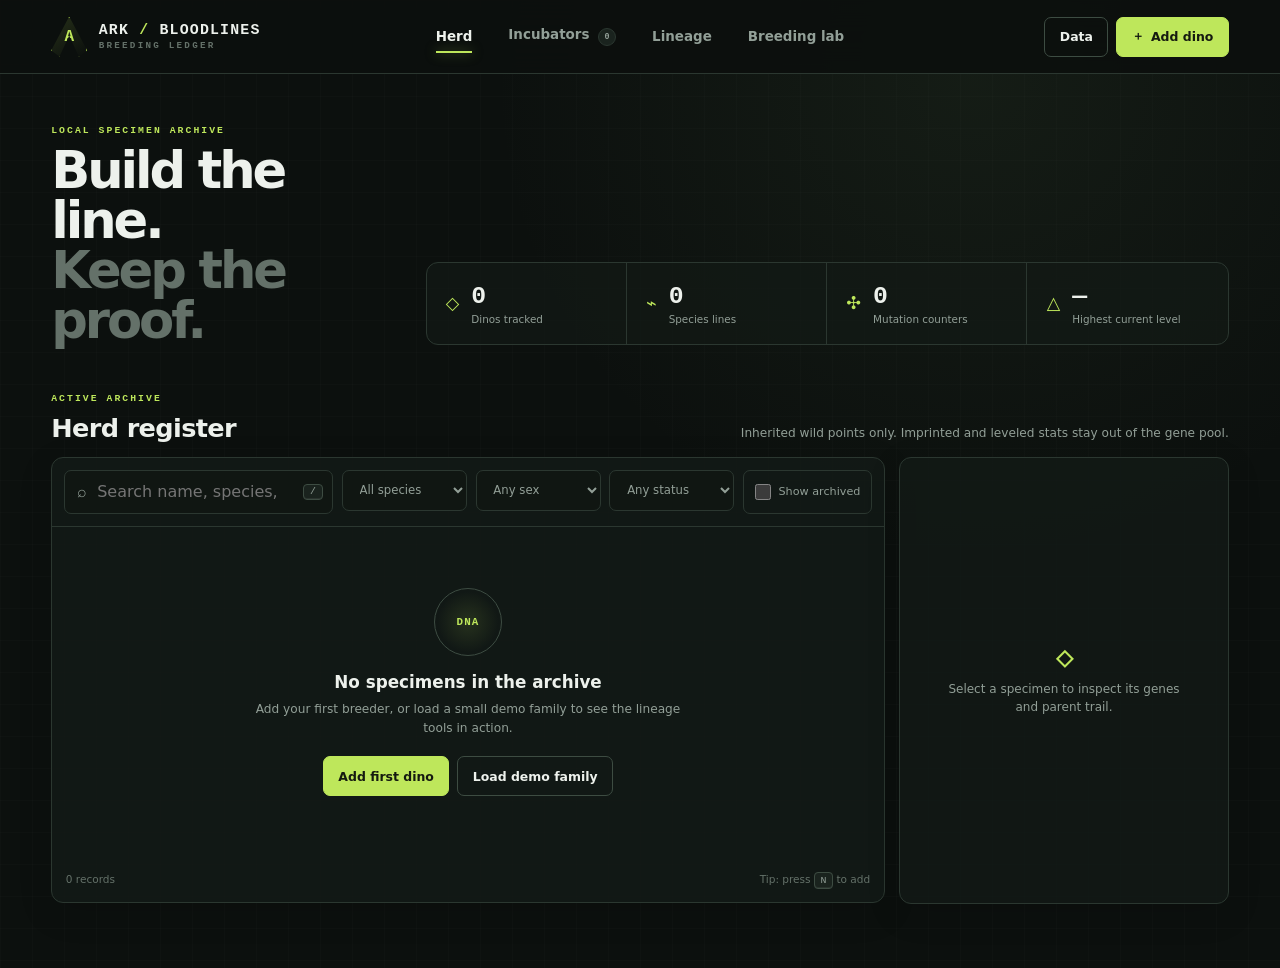
<file: index.html>
<!doctype html>
<html lang="en">
<head>
  <meta charset="utf-8">
  <meta name="viewport" content="width=device-width, initial-scale=1">
  <meta name="color-scheme" content="dark">
  <meta name="theme-color" content="#111713">
  <title>ARK Bloodlines — Breeding Tracker</title>
  <meta name="description" content="A private, offline ARK dinosaur breeding and mutation tracker.">
  <link rel="icon" href="favicon.ico" sizes="16x16 32x32 48x48 64x64">
  <link rel="icon" type="image/png" href="favicon-32.png" sizes="32x32">
  <link rel="icon" type="image/png" href="favicon-192.png" sizes="192x192">
  <link rel="apple-touch-icon" href="apple-touch-icon.png">
  <link rel="stylesheet" href="styles.css">
</head>
<body>
  <a class="skip-link" href="#workspace">Skip to tracker</a>

  <header class="topbar">
    <a class="brand" href="#" aria-label="ARK Bloodlines home">
      <span class="brand-mark" aria-hidden="true">A</span>
      <span>
        <strong>ARK <i>/</i> BLOODLINES</strong>
        <small>BREEDING LEDGER</small>
      </span>
    </a>

    <nav class="primary-nav" aria-label="Primary">
      <button class="nav-tab is-active" type="button" data-view="herd">Herd</button>
      <button class="nav-tab" type="button" data-view="incubators">Incubators <span class="nav-count" id="incubator-nav-count">0</span></button>
      <button class="nav-tab" type="button" data-view="lineage">Lineage</button>
      <button class="nav-tab" type="button" data-view="planner">Breeding lab</button>
    </nav>

    <div class="header-actions">
      <details class="file-menu">
        <summary class="button button-quiet" aria-label="Data options">Data</summary>
        <div class="menu-popover">
          <strong>Your offline ledger</strong>
          <p>Saved only in this browser. Export a backup before clearing browser data.</p>
          <button type="button" id="settings-button">Calculator &amp; quality settings</button>
          <button type="button" id="profiles-button">Custom species profiles</button>
          <button type="button" id="export-button">Export JSON</button>
          <button type="button" id="import-button">Import JSON</button>
          <button class="danger-text" type="button" id="clear-button">Clear all data</button>
        </div>
      </details>
      <button class="button button-primary" type="button" id="add-dino-button"><span aria-hidden="true">＋</span> Add dino</button>
    </div>
  </header>

  <input type="file" id="import-file" accept="application/json,.json" hidden>

  <main id="workspace" class="app-shell">
    <section class="overview" aria-label="Herd overview">
      <div class="overview-heading">
        <p class="eyebrow">LOCAL SPECIMEN ARCHIVE</p>
        <h1>Build the line.<br><span>Keep the proof.</span></h1>
      </div>
      <div class="metric-grid">
        <article class="metric">
          <span class="metric-icon" aria-hidden="true">◇</span>
          <div><strong id="metric-dinos">0</strong><span>Dinos tracked</span></div>
        </article>
        <article class="metric">
          <span class="metric-icon" aria-hidden="true">⌁</span>
          <div><strong id="metric-lines">0</strong><span>Species lines</span></div>
        </article>
        <article class="metric">
          <span class="metric-icon" aria-hidden="true">✣</span>
          <div><strong id="metric-mutations">0</strong><span>Mutation counters</span></div>
        </article>
        <article class="metric">
          <span class="metric-icon" aria-hidden="true">△</span>
          <div><strong id="metric-level">—</strong><span>Highest current level</span></div>
        </article>
      </div>
    </section>

    <section class="view is-active" id="herd-view" data-view-panel="herd" aria-labelledby="herd-title">
      <div class="section-heading">
        <div>
          <p class="eyebrow">ACTIVE ARCHIVE</p>
          <h2 id="herd-title">Herd register</h2>
        </div>
        <p class="section-note">Inherited wild points only. Imprinted and leveled stats stay out of the gene pool.</p>
      </div>

      <div class="herd-layout">
        <div class="panel roster-panel">
          <div class="toolbar">
            <label class="search-box">
              <span aria-hidden="true">⌕</span>
              <span class="sr-only">Search dinos</span>
              <input id="search-input" type="search" placeholder="Search name, species, line…" autocomplete="off">
              <kbd>/</kbd>
            </label>
            <label>
              <span class="sr-only">Filter by species</span>
              <select id="species-filter"><option value="all">All species</option></select>
            </label>
            <label>
              <span class="sr-only">Filter by sex</span>
              <select id="sex-filter">
                <option value="all">Any sex</option>
                <option value="Female">Female</option>
                <option value="Male">Male</option>
              </select>
            </label>
            <label>
              <span class="sr-only">Filter by status</span>
              <select id="status-filter">
                <option value="all">Any status</option>
                <option value="Breeder">Breeder</option>
                <option value="Growing">Growing</option>
                <option value="Candidate">Candidate</option>
                <option value="Retired">Retired</option>
                <option value="Culled">Culled</option>
                <option value="Cryo">Cryo</option>
              </select>
            </label>
            <label class="archive-toggle" title="Include retired, culled, and cryopodded dinos in the Herd register">
              <input id="show-archived" type="checkbox">
              <span>Show archived</span>
            </label>
          </div>

          <div class="table-wrap">
            <table class="roster-table">
              <thead>
                <tr>
                  <th scope="col" class="sortable-column" data-sort-column="specimen" aria-sort="none"><button class="sort-button" type="button" data-sort-key="specimen" data-sort-label="Specimen">Specimen <span class="sort-indicator" aria-hidden="true">↕</span></button></th>
                  <th scope="col" class="sortable-column" data-sort-column="line" aria-sort="none"><button class="sort-button" type="button" data-sort-key="line" data-sort-label="Breeding line">Line <span class="sort-indicator" aria-hidden="true">↕</span></button></th>
                  <th scope="col" class="sortable-column" data-sort-column="sex" aria-sort="none"><button class="sort-button" type="button" data-sort-key="sex" data-sort-label="Sex">Sex <span class="sort-indicator" aria-hidden="true">↕</span></button></th>
                  <th scope="col" class="sortable-column" data-sort-column="generation" aria-sort="none"><button class="sort-button" type="button" data-sort-key="generation" data-sort-label="Generation">Gen. <span class="sort-indicator" aria-hidden="true">↕</span></button></th>
                  <th scope="col" class="sortable-column" data-sort-column="level" aria-sort="none"><button class="sort-button" type="button" data-sort-key="level" data-sort-label="Level">Level <span class="sort-indicator" aria-hidden="true">↕</span></button></th>
                  <th scope="col" class="sortable-column" data-sort-column="mutations" aria-sort="none"><button class="sort-button" type="button" data-sort-key="mutations" data-sort-label="Mutation counters">Mut. <span class="sort-indicator" aria-hidden="true">↕</span></button></th>
                  <th scope="col" class="sortable-column" data-sort-column="program" aria-sort="none"><button class="sort-button" type="button" data-sort-key="program" data-sort-label="Program score">Program <span class="sort-indicator" aria-hidden="true">↕</span></button></th>
                  <th scope="col" class="sortable-column" data-sort-column="genes" aria-sort="none"><button class="sort-button" type="button" data-sort-key="genes" data-sort-label="Top genes">Top genes <span class="sort-indicator" aria-hidden="true">↕</span></button></th>
                  <th scope="col"><span class="sr-only">Actions</span></th>
                </tr>
              </thead>
              <tbody id="roster-body"></tbody>
            </table>
          </div>

          <div class="empty-state" id="herd-empty" hidden>
            <span class="empty-emblem" aria-hidden="true">DNA</span>
            <h3>No specimens in the archive</h3>
            <p>Add your first breeder, or load a small demo family to see the lineage tools in action.</p>
            <div>
              <button class="button button-primary" type="button" data-add-dino>Add first dino</button>
              <button class="button button-quiet" type="button" id="load-demo-button">Load demo family</button>
            </div>
          </div>

          <footer class="panel-footer"><span id="roster-count">0 records</span><span>Tip: press <kbd>N</kbd> to add</span></footer>
        </div>

        <aside class="panel specimen-panel" id="specimen-panel" aria-live="polite"></aside>
      </div>
    </section>

    <section class="view" id="incubators-view" data-view-panel="incubators" aria-labelledby="incubators-title" hidden>
      <div class="section-heading">
        <div>
          <p class="eyebrow">HATCHERY CONTROL</p>
          <h2 id="incubators-title">Incubators</h2>
        </div>
        <div class="section-heading-actions">
          <p class="section-note">Each incubator holds ten eggs. Hatch an egg to move it into the Herd register as Growing.</p>
          <button class="button button-primary" type="button" data-add-incubator><span aria-hidden="true">＋</span> Add incubator</button>
        </div>
      </div>

      <div class="incubator-layout">
        <aside class="panel incubator-list-panel">
          <div class="incubator-panel-heading">
            <div><span>YOUR HATCHERY</span><strong id="incubator-total-count">0 incubators</strong></div>
          </div>
          <div class="incubator-list" id="incubator-list"></div>
        </aside>

        <div class="incubator-main">
          <section class="panel incubator-workspace" id="incubator-workspace">
            <div class="incubator-empty" id="incubator-empty">
              <span class="empty-emblem" aria-hidden="true">10</span>
              <h3>No incubators configured</h3>
              <p>Add the first in-game incubator, give it a recognizable name, and begin assigning eggs to its ten slots.</p>
              <button class="button button-primary" type="button" data-add-incubator>Add first incubator</button>
            </div>
            <div id="incubator-detail" hidden>
              <header class="incubator-detail-header">
                <div><p class="eyebrow">SELECTED INCUBATOR</p><h3 id="incubator-name">Incubator</h3><span id="incubator-occupancy">0 of 10 occupied</span></div>
                <div class="incubator-detail-actions">
                  <button class="button button-quiet" type="button" id="rename-incubator">Rename</button>
                  <button class="button button-quiet danger-text" type="button" id="delete-incubator">Delete incubator</button>
                </div>
              </header>
              <div class="incubator-slots" id="incubator-slots"></div>
            </div>
          </section>

          <section class="panel incubator-roster-panel" id="incubator-roster-panel" hidden>
            <div class="incubator-table-heading">
              <div><span>EGGS IN SELECTED INCUBATOR</span><strong id="incubator-table-title">Incubator contents</strong></div>
              <small>Full inherited record · edit, hatch, or delete</small>
            </div>
            <div class="table-wrap">
              <table class="roster-table incubator-roster-table">
                <thead>
                  <tr>
                    <th scope="col">Specimen</th>
                    <th scope="col">Line</th>
                    <th scope="col">Sex</th>
                    <th scope="col">Gen.</th>
                    <th scope="col">Level</th>
                    <th scope="col">Mut.</th>
                    <th scope="col">Program</th>
                    <th scope="col">Top genes</th>
                    <th scope="col"><span class="sr-only">Actions</span></th>
                  </tr>
                </thead>
                <tbody id="incubator-roster-body"></tbody>
              </table>
            </div>
            <footer class="panel-footer"><span id="incubator-roster-count">0 eggs</span><span>Ten slots per incubator</span></footer>
          </section>
        </div>
      </div>
    </section>

    <section class="view" id="lineage-view" data-view-panel="lineage" aria-labelledby="lineage-title" hidden>
      <div class="section-heading section-heading-inline">
        <div>
          <p class="eyebrow">PEDIGREE MAP</p>
          <h2 id="lineage-title">Lineage</h2>
        </div>
        <div class="lineage-controls">
          <label class="field-compact">Trace stat
            <select id="trace-stat-select"></select>
          </label>
          <label class="field-compact">Ancestry depth
            <select id="lineage-depth-select">
              <option value="3" selected>3 generations</option>
              <option value="5">5 generations</option>
              <option value="8">8 generations</option>
              <option value="12">12 generations</option>
              <option value="all">All tracked</option>
            </select>
          </label>
          <label class="field-compact">Focus specimen
            <select id="lineage-select"></select>
          </label>
        </div>
      </div>
      <div class="panel lineage-panel" id="lineage-canvas"></div>
    </section>

    <section class="view" id="planner-view" data-view-panel="planner" aria-labelledby="planner-title" hidden>
      <div class="section-heading">
        <div>
          <p class="eyebrow">PAIR ANALYSIS</p>
          <h2 id="planner-title">Breeding lab</h2>
        </div>
        <p class="section-note">Compare inherited points, mutation eligibility, and the best possible unmutated offspring.</p>
      </div>

      <div class="planner-grid">
        <section class="panel planner-controls">
          <div class="parent-choice parent-choice-female">
            <span class="sex-orb" aria-hidden="true">♀</span>
            <label>Female
              <select id="planner-mother"></select>
            </label>
            <div id="mother-summary" class="parent-summary"></div>
          </div>
          <span class="pair-cross" aria-hidden="true">×</span>
          <div class="parent-choice parent-choice-male">
            <span class="sex-orb" aria-hidden="true">♂</span>
            <label>Male
              <select id="planner-father"></select>
            </label>
            <div id="father-summary" class="parent-summary"></div>
          </div>
          <div class="compatibility" id="compatibility"></div>
        </section>

        <section class="panel offspring-report" id="offspring-report"></section>
      </div>
    </section>
  </main>

  <dialog id="dino-dialog" class="dino-dialog">
    <form method="dialog" id="dino-form">
      <div class="dialog-header">
        <div>
          <p class="eyebrow" id="dialog-kicker">NEW SPECIMEN</p>
          <h2 id="dialog-title">Add dino</h2>
        </div>
        <button class="icon-button" type="button" id="close-dialog" aria-label="Close">×</button>
      </div>

      <div class="dialog-scroll">
        <input type="hidden" name="id" id="dino-id">
        <fieldset class="transfer-code-section">
          <div class="legend-row">
            <strong class="fieldset-title">Transfer code</strong>
            <span>Paste to fill this form · edit any field to regenerate</span>
          </div>
          <div class="transfer-code-control">
            <label for="dino-transfer-code">ARK Bloodlines string
              <textarea id="dino-transfer-code" rows="3" maxlength="50000" autocomplete="off" autocapitalize="off" spellcheck="false" aria-describedby="transfer-code-status" placeholder="ABL1:… or ABLS1:{…}"></textarea>
            </label>
            <button class="button button-quiet" type="button" id="copy-transfer-code">Copy code</button>
          </div>
          <p class="transfer-code-status" id="transfer-code-status" role="status" aria-live="polite">The current form will be encoded here.</p>
        </fieldset>
        <fieldset>
          <legend>Identity</legend>
          <div class="form-grid form-grid-3">
            <label>Name <input name="name" id="dino-name" maxlength="50" placeholder="Optional · defaults to Unnamed"></label>
            <label>Species <input name="species" id="dino-species" required list="species-list" maxlength="60" placeholder="e.g. Rex"></label>
            <label>Sex
              <select name="sex" id="dino-sex" required><option>Female</option><option>Male</option></select>
            </label>
          </div>
          <datalist id="species-list"></datalist>
          <div class="form-grid form-grid-3">
            <label>Status
              <select name="status" id="dino-status"><option>Breeder</option><option>Growing</option><option>Candidate</option><option>Egg</option><option>Retired</option><option>Culled</option><option>Cryo</option></select>
            </label>
            <label>Line <input name="tag" id="dino-tag" maxlength="40" placeholder="Health, stamina, clean breeders…"></label>
            <label>Hatched / tamed <input name="born" id="dino-born" type="date"></label>
          </div>
          <div class="egg-placement-fields" id="egg-placement-fields" hidden>
            <label>Incubator
              <select id="dino-incubator"></select>
            </label>
            <label>Slot
              <select id="dino-incubator-slot"></select>
            </label>
            <p id="egg-placement-help">Egg records stay in the Incubators workspace until hatched.</p>
          </div>
        </fieldset>

        <fieldset>
          <legend>Parents & counters</legend>
          <div class="form-grid form-grid-2">
            <div class="parent-form-field">
              <div class="parent-field-heading">
                <label for="dino-mother">Mother</label>
                <label class="parent-filter-toggle" title="Show only females with Breeder status">
                  <input type="checkbox" id="dino-mother-breeders-only">
                  <span>Breeders only</span>
                </label>
              </div>
              <select name="motherId" id="dino-mother"><option value="">Unknown / untracked</option></select>
            </div>
            <div class="parent-form-field">
              <div class="parent-field-heading">
                <label for="dino-father">Father</label>
                <label class="parent-filter-toggle" title="Show only males with Breeder status">
                  <input type="checkbox" id="dino-father-breeders-only">
                  <span>Breeders only</span>
                </label>
              </div>
              <select name="fatherId" id="dino-father"><option value="">Unknown / untracked</option></select>
            </div>
          </div>
          <div class="form-grid form-grid-3">
            <label>Maternal mutations <input name="mutationsMaternal" id="mutations-maternal" type="number" min="0" max="9999" step="1" value="0"></label>
            <label>Paternal mutations <input name="mutationsPaternal" id="mutations-paternal" type="number" min="0" max="9999" step="1" value="0"></label>
            <div class="derived-field"><span>Generation</span><strong id="generation-preview">G0</strong><small>Calculated from parents</small></div>
          </div>
        </fieldset>

        <fieldset>
          <div class="legend-row">
            <strong class="fieldset-title">Inherited stat points</strong>
            <div class="legend-actions">
              <span id="mutation-stack-help">Enter the inherited roll before mutation points · each stack adds +2 to the result</span>
              <button class="button button-quiet button-compact" type="button" id="prefill-parent-stats">Prefill from parents</button>
            </div>
          </div>
          <div class="stats-entry" id="stats-entry"></div>
          <p class="parent-prefill-summary" id="parent-prefill-summary">Choose tracked parents to prefill the most likely inherited values.</p>
          <div class="stat-explainer">
            <span class="formula-chip">BASE LEVEL = 1 + ALL POINTS</span>
            <div><small>Calculated base level</small><strong id="level-preview">1</strong></div>
            <p id="mutation-preview">Choose tracked parents to analyze inheritance.</p>
          </div>
        </fieldset>

        <fieldset>
          <div class="legend-row">
            <strong class="fieldset-title">Player progression</strong>
            <span>Optional · never used in breeding calculations</span>
          </div>
          <div class="progression-entry" id="progression-entry"></div>
          <div class="progression-summary">
            <div><small>Base level</small><strong id="progression-base-preview">1</strong></div>
            <span aria-hidden="true">＋</span>
            <div><small>Player levels</small><strong id="player-levels-preview">0</strong></div>
            <span aria-hidden="true">＝</span>
            <div class="current-level-total"><small>Current level</small><strong id="current-level-preview">1</strong></div>
            <p>Calculated values use the species profile, origin, imprint, and server multipliers. Optional observed values let you verify the result.</p>
          </div>
        </fieldset>

        <fieldset>
          <div class="legend-row">
            <strong class="fieldset-title">Traits, ID & imprint</strong>
            <span>Optional specimen metadata</span>
          </div>
          <div class="form-grid form-grid-3">
            <label>Dino ID <input name="gameId" id="dino-game-id" maxlength="80" autocomplete="off" placeholder="In-game / cryopod ID"></label>
            <label>Origin
              <select name="origin" id="dino-origin"><option value="bred">Bred / hatched</option><option value="tamed">Tamed</option></select>
            </label>
            <label>Taming effectiveness <span class="input-with-unit"><input name="tamingEffectiveness" id="dino-taming-effectiveness" type="number" min="0" max="100" step="0.1" value="100" inputmode="decimal"><span>%</span></span></label>
            <label>Imprint percentage <input name="imprintPercent" id="dino-imprint" type="number" min="0" max="100" step="1" value="0" inputmode="numeric"></label>
            <label>Imprinted by <input name="imprinter" id="dino-imprinter" maxlength="60" autocomplete="off" placeholder="Survivor name"></label>
            <div class="derived-field calculator-status"><span>Stat profile</span><strong id="calculator-profile">Waiting</strong><small id="calculator-profile-note">Enter a supported species</small><button type="button" id="define-profile-button">Define profile</button></div>
          </div>
          <label class="full-width-field">Traits
            <input name="traits" id="dino-traits" maxlength="400" placeholder="Mutable Health III, Vampiric II, Kingslayer">
            <small>Separate traits with commas. Names and tiers are kept exactly as entered.</small>
          </label>
        </fieldset>

        <fieldset>
          <div class="legend-row">
            <strong class="fieldset-title">Color regions</strong>
            <div class="legend-actions">
              <span>ARK creature color IDs · regions 0–5</span>
              <button class="button button-quiet button-compact" type="button" id="prefill-parent-colors">Prefill from parents</button>
            </div>
          </div>
          <div class="color-regions-entry" id="color-regions-entry"></div>
          <p class="parent-prefill-summary" id="color-prefill-summary">Choose tracked parents to prefill an inherited color sample.</p>
          <p class="color-region-help">Use the color numbers shown by the Tek Binoculars. “No color / unused” is ID 0; leave a region Unknown when it was not recorded. Verify the predicted colors against the actual baby.</p>
          <label class="full-width-field">Notes <textarea name="notes" id="dino-notes" rows="2" maxlength="500" placeholder="Cryofridge, pairing notes, cooldown…"></textarea></label>
        </fieldset>
      </div>

      <div class="dialog-actions">
        <button class="button button-quiet" type="button" id="cancel-dialog">Cancel</button>
        <button class="button button-primary" type="submit" id="save-dino-button">Save specimen</button>
      </div>
    </form>
  </dialog>

  <dialog id="incubator-dialog" class="dino-dialog compact-dialog">
    <form method="dialog" id="incubator-form">
      <div class="dialog-header">
        <div><p class="eyebrow" id="incubator-dialog-kicker">NEW INCUBATOR</p><h2 id="incubator-dialog-title">Add incubator</h2></div>
        <button class="icon-button" type="button" id="close-incubator-dialog" aria-label="Close">×</button>
      </div>
      <div class="dialog-scroll">
        <input type="hidden" id="incubator-id">
        <label>Incubator name
          <input id="incubator-name-input" required maxlength="50" autocomplete="off" placeholder="e.g. Argy Hatchery A">
        </label>
        <p class="settings-intro">Names must be unique. The app creates a permanent internal ID automatically and provides ten numbered egg slots.</p>
      </div>
      <div class="dialog-actions">
        <button class="button button-quiet" type="button" id="cancel-incubator-dialog">Cancel</button>
        <button class="button button-primary" type="submit">Save incubator</button>
      </div>
    </form>
  </dialog>

  <dialog id="settings-dialog" class="dino-dialog settings-dialog">
    <form method="dialog" id="settings-form">
      <div class="dialog-header">
        <div><p class="eyebrow">BREEDING PROGRAM</p><h2>Calculator &amp; quality settings</h2></div>
        <button class="icon-button" type="button" id="close-settings" aria-label="Close">×</button>
      </div>
      <div class="dialog-scroll">
        <p class="settings-intro">Official-style defaults are already loaded. Change these only when your server overrides its creature stat multipliers.</p>
        <label class="imprint-setting">Baby imprinting stat scale
          <input id="setting-imprint-scale" type="number" min="0" step="0.01" value="1" inputmode="decimal">
        </label>
        <div class="settings-preset">
          <label class="checkbox-setting">
            <input id="setting-single-player" type="checkbox">
            <span><strong>Apply Single Player Settings stat boosts</strong><small>Applies ARK’s hidden Health and Melee factors on top of the base values shown below.</small></span>
          </label>
          <p id="single-player-preset-summary">Unchecked uses the base multiplier values shown in the table.</p>
        </div>
        <div class="multiplier-table-wrap">
          <table class="multiplier-table">
            <thead><tr><th>Stat</th><th>Wild</th><th>Player levels</th><th>Tame add</th><th>Tame affinity</th></tr></thead>
            <tbody id="multiplier-settings-body"></tbody>
          </table>
        </div>
        <p class="settings-help">These correspond to <code>PerLevelStatsMultiplier_DinoWild</code>, <code>PerLevelStatsMultiplier_DinoTamed</code>, <code>..._Add</code>, and <code>..._Affinity</code>, matching the values visible in ARK’s Advanced settings. When Single Player Settings is checked, ARK’s hidden Health and Melee factors are applied on top without changing these base values. Breeding point provenance does not depend on them.</p>
        <section class="quality-goal-editor">
          <div class="quality-goal-heading">
            <div><p class="eyebrow">QUALITY SCORE</p><h3>Species breeding goals</h3></div>
            <label>Species line<select id="quality-species-select"></select></label>
          </div>
          <p class="settings-intro">Choose whether each inherited stat should be high, low, or ignored. Grades are relative to the active dinos in that species line; player levels and imprint never inflate genetic quality.</p>
          <div class="quality-goal-grid" id="quality-goal-grid"></div>
          <div class="quality-goal-actions">
            <button class="button button-quiet" type="button" id="reset-quality-goal">Use default goals</button>
            <button class="button button-secondary" type="button" id="save-quality-goal">Save species goal</button>
          </div>
          <p class="settings-help">Default targets: high Health, Stamina, Weight, and Melee; Oxygen, Food, and Speed are ignored. A low target is useful when you deliberately breed waste stats down. Grades use target-gene rank, progress over tracked parents, mutation capacity, and aligned Frail/Robust/Mutable traits.</p>
        </section>
      </div>
      <div class="dialog-actions settings-actions">
        <button class="button button-quiet" type="button" id="reset-settings">Restore official defaults</button>
        <button class="button button-quiet" type="button" id="cancel-settings">Cancel</button>
        <button class="button button-primary" type="submit">Save settings</button>
      </div>
    </form>
  </dialog>

  <dialog id="profile-dialog" class="dino-dialog profile-dialog">
    <form method="dialog" id="profile-form">
      <div class="dialog-header">
        <div><p class="eyebrow">CUSTOM CREATURE DATA</p><h2 id="profile-dialog-title">Species stat profile</h2></div>
        <button class="icon-button" type="button" id="close-profile" aria-label="Close">×</button>
      </div>
      <div class="dialog-scroll">
        <div class="profile-top-grid">
          <label>Species name <input id="profile-name" required maxlength="60" placeholder="Exact name used on dino records"></label>
          <label>Tamed base health multiplier <input id="profile-tbhm" type="number" min="0" step="0.001" value="1" required inputmode="decimal"></label>
        </div>
        <p class="settings-intro">Percent columns use whole percentages: enter <strong>20</strong> for 20%. “Tame add” is the raw additive value from the creature profile.</p>
        <div class="multiplier-table-wrap">
          <table class="multiplier-table profile-stat-table">
            <thead><tr><th>Stat</th><th>Base</th><th>Wild %</th><th>Player %</th><th>Tame add</th><th>Affinity %</th><th>Imprint %</th></tr></thead>
            <tbody id="profile-stats-body"></tbody>
          </table>
        </div>
        <section class="saved-profiles"><div><p class="eyebrow">SAVED LOCALLY</p><h3>Custom profiles</h3></div><div id="custom-profile-list"></div></section>
      </div>
      <div class="dialog-actions">
        <button class="button button-quiet" type="button" id="delete-profile" hidden>Delete profile</button>
        <button class="button button-quiet" type="button" id="cancel-profile">Cancel</button>
        <button class="button button-primary" type="submit">Save profile</button>
      </div>
    </form>
  </dialog>

  <div class="toast" id="toast" role="status" aria-live="polite"></div>

  <script src="color-data.js"></script>
  <script src="species-data.js"></script>
  <script src="app.js"></script>
</body>
</html>
</file>
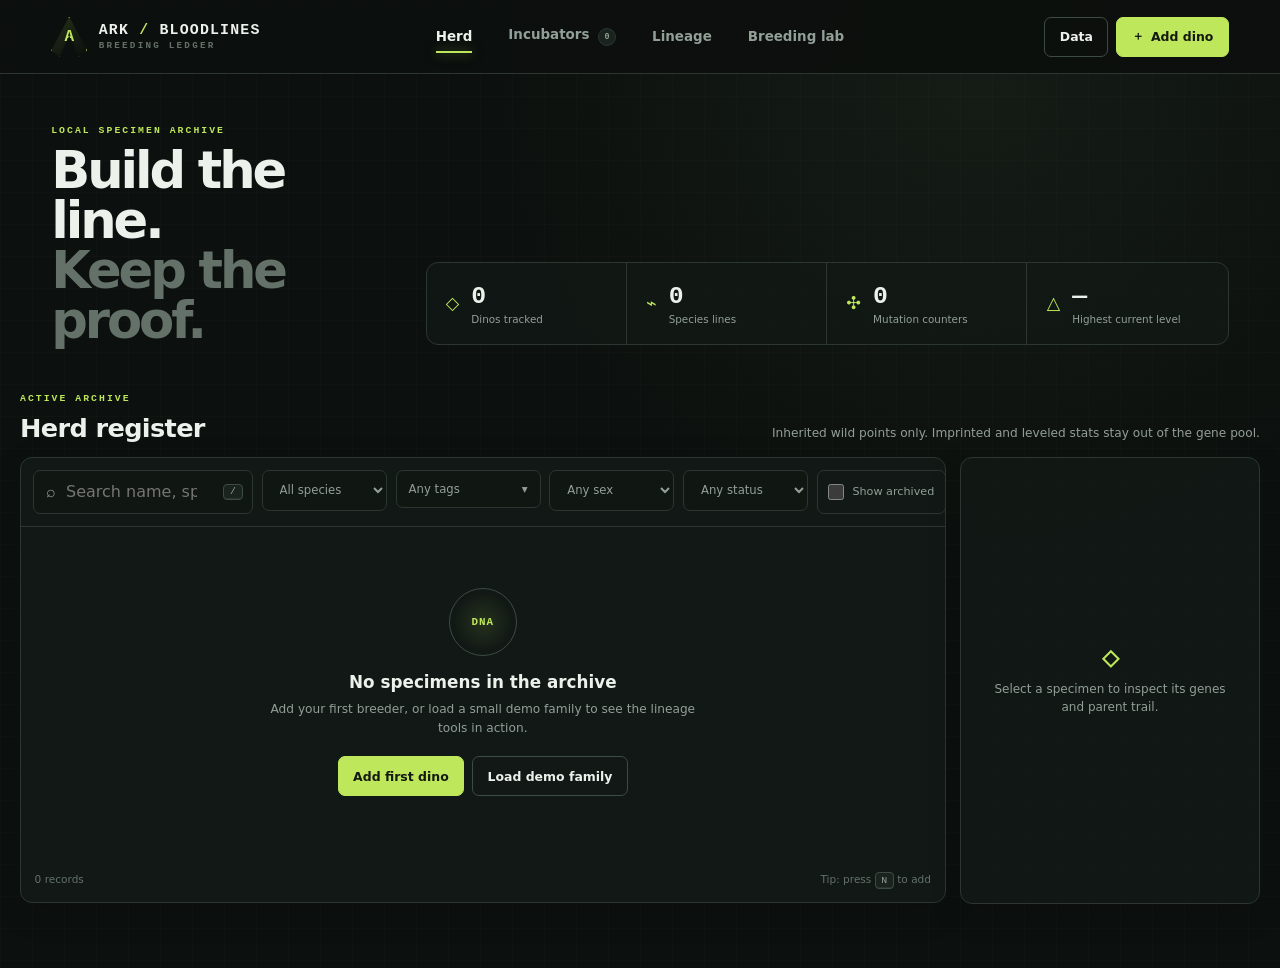
<file: app/index.html>
<!doctype html>
<html lang="en">
<head>
  <meta charset="utf-8">
  <meta name="viewport" content="width=device-width, initial-scale=1">
  <meta name="color-scheme" content="dark">
  <meta name="theme-color" content="#111713">
  <title>ARK Bloodlines — Breeding Tracker</title>
  <meta name="description" content="A private, offline ARK dinosaur breeding and mutation tracker.">
  <link rel="icon" href="favicon.ico" sizes="16x16 32x32 48x48 64x64">
  <link rel="icon" type="image/png" href="favicon-32.png" sizes="32x32">
  <link rel="icon" type="image/png" href="favicon-192.png" sizes="192x192">
  <link rel="apple-touch-icon" href="apple-touch-icon.png">
  <link rel="stylesheet" href="styles.css">
</head>
<body>
  <a class="skip-link" href="#workspace">Skip to tracker</a>

  <header class="topbar">
    <a class="brand" href="#" aria-label="ARK Bloodlines home">
      <span class="brand-mark" aria-hidden="true">A</span>
      <span>
        <strong>ARK <i>/</i> BLOODLINES</strong>
        <small>BREEDING LEDGER</small>
      </span>
    </a>

    <nav class="primary-nav" aria-label="Primary">
      <button class="nav-tab is-active" type="button" data-view="herd">Herd</button>
      <button class="nav-tab" type="button" data-view="incubators">Incubators <span class="nav-count" id="incubator-nav-count">0</span></button>
      <button class="nav-tab" type="button" data-view="lineage">Lineage</button>
      <button class="nav-tab" type="button" data-view="planner">Breeding lab</button>
    </nav>

    <div class="header-actions">
      <details class="file-menu">
        <summary class="button button-quiet" aria-label="Data options">Data</summary>
        <div class="menu-popover">
          <strong>Your offline ledger</strong>
          <p>Saved only in this browser. Export a backup before clearing browser data.</p>
          <button type="button" id="settings-button">Calculator &amp; quality settings</button>
          <button type="button" id="profiles-button">Custom species profiles</button>
          <button type="button" id="export-button">Export JSON</button>
          <button type="button" id="import-button">Import JSON</button>
          <button class="danger-text" type="button" id="clear-button">Clear all data</button>
        </div>
      </details>
      <button class="button button-primary" type="button" id="add-dino-button"><span aria-hidden="true">＋</span> Add dino</button>
    </div>
  </header>

  <input type="file" id="import-file" accept="application/json,.json" hidden>

  <main id="workspace" class="app-shell">
    <section class="overview" aria-label="Herd overview">
      <div class="overview-heading">
        <p class="eyebrow">LOCAL SPECIMEN ARCHIVE</p>
        <h1>Build the line.<br><span>Keep the proof.</span></h1>
      </div>
      <div class="metric-grid">
        <article class="metric">
          <span class="metric-icon" aria-hidden="true">◇</span>
          <div><strong id="metric-dinos">0</strong><span>Dinos tracked</span></div>
        </article>
        <article class="metric">
          <span class="metric-icon" aria-hidden="true">⌁</span>
          <div><strong id="metric-lines">0</strong><span>Species lines</span></div>
        </article>
        <article class="metric">
          <span class="metric-icon" aria-hidden="true">✣</span>
          <div><strong id="metric-mutations">0</strong><span>Mutation counters</span></div>
        </article>
        <article class="metric">
          <span class="metric-icon" aria-hidden="true">△</span>
          <div><strong id="metric-level">—</strong><span>Highest current level</span></div>
        </article>
      </div>
    </section>

    <section class="view is-active" id="herd-view" data-view-panel="herd" aria-labelledby="herd-title">
      <div class="section-heading">
        <div>
          <p class="eyebrow">ACTIVE ARCHIVE</p>
          <h2 id="herd-title">Herd register</h2>
        </div>
        <p class="section-note">Inherited wild points only. Imprinted and leveled stats stay out of the gene pool.</p>
      </div>

      <div class="herd-layout">
        <div class="panel roster-panel">
          <div class="toolbar">
            <label class="search-box">
              <span aria-hidden="true">⌕</span>
              <span class="sr-only">Search dinos</span>
              <input id="search-input" type="search" placeholder="Search name, species, line, tags…" autocomplete="off">
              <kbd>/</kbd>
            </label>
            <label>
              <span class="sr-only">Filter by species</span>
              <select id="species-filter"><option value="all">All species</option></select>
            </label>
            <details class="tag-filter" id="tag-filter">
              <summary id="tag-filter-summary"><span id="tag-filter-label">Any tags</span><span aria-hidden="true">▾</span></summary>
              <div class="tag-filter-menu">
                <div class="tag-filter-heading">
                  <div><strong>Filter by tags</strong><small>Matches every selected tag</small></div>
                  <button type="button" id="clear-tag-filter" disabled>Clear</button>
                </div>
                <div class="tag-filter-options" id="tag-filter-options"><span class="tag-filter-empty">No tags yet</span></div>
              </div>
            </details>
            <label>
              <span class="sr-only">Filter by sex</span>
              <select id="sex-filter">
                <option value="all">Any sex</option>
                <option value="Female">Female</option>
                <option value="Male">Male</option>
              </select>
            </label>
            <label>
              <span class="sr-only">Filter by status</span>
              <select id="status-filter">
                <option value="all">Any status</option>
                <option value="Breeder">Breeder</option>
                <option value="Growing">Growing</option>
                <option value="Candidate">Candidate</option>
                <option value="Retired">Retired</option>
                <option value="Culled">Culled</option>
                <option value="Cryo">Cryo</option>
              </select>
            </label>
            <label class="archive-toggle" title="Include retired, culled, and cryopodded dinos in the Herd register">
              <input id="show-archived" type="checkbox">
              <span>Show archived</span>
            </label>
          </div>

          <div class="table-wrap">
            <table class="roster-table">
              <thead>
                <tr>
                  <th scope="col" class="sortable-column" data-sort-column="specimen" aria-sort="none"><button class="sort-button" type="button" data-sort-key="specimen" data-sort-label="Specimen">Specimen <span class="sort-indicator" aria-hidden="true">↕</span></button></th>
                  <th scope="col" class="sortable-column" data-sort-column="line" aria-sort="none"><button class="sort-button" type="button" data-sort-key="line" data-sort-label="Breeding line">Line <span class="sort-indicator" aria-hidden="true">↕</span></button></th>
                  <th scope="col" class="sortable-column" data-sort-column="tags" aria-sort="none"><button class="sort-button" type="button" data-sort-key="tags" data-sort-label="Tags">Tags <span class="sort-indicator" aria-hidden="true">↕</span></button></th>
                  <th scope="col" class="sortable-column" data-sort-column="sex" aria-sort="none"><button class="sort-button" type="button" data-sort-key="sex" data-sort-label="Sex">Sex <span class="sort-indicator" aria-hidden="true">↕</span></button></th>
                  <th scope="col" class="sortable-column" data-sort-column="generation" aria-sort="none"><button class="sort-button" type="button" data-sort-key="generation" data-sort-label="Generation">Gen. <span class="sort-indicator" aria-hidden="true">↕</span></button></th>
                  <th scope="col" class="sortable-column" data-sort-column="level" aria-sort="none"><button class="sort-button" type="button" data-sort-key="level" data-sort-label="Level">Level <span class="sort-indicator" aria-hidden="true">↕</span></button></th>
                  <th scope="col" class="sortable-column" data-sort-column="mutations" aria-sort="none"><button class="sort-button" type="button" data-sort-key="mutations" data-sort-label="Mutation counters">Mut. <span class="sort-indicator" aria-hidden="true">↕</span></button></th>
                  <th scope="col" class="sortable-column" data-sort-column="program" aria-sort="none"><button class="sort-button" type="button" data-sort-key="program" data-sort-label="Program score">Program <span class="sort-indicator" aria-hidden="true">↕</span></button></th>
                  <th scope="col" class="sortable-column" data-sort-column="genes" aria-sort="none"><button class="sort-button" type="button" data-sort-key="genes" data-sort-label="Top genes">Top genes <span class="sort-indicator" aria-hidden="true">↕</span></button></th>
                  <th scope="col"><span class="sr-only">Actions</span></th>
                </tr>
              </thead>
              <tbody id="roster-body"></tbody>
            </table>
          </div>

          <div class="empty-state" id="herd-empty" hidden>
            <span class="empty-emblem" aria-hidden="true">DNA</span>
            <h3>No specimens in the archive</h3>
            <p>Add your first breeder, or load a small demo family to see the lineage tools in action.</p>
            <div>
              <button class="button button-primary" type="button" data-add-dino>Add first dino</button>
              <button class="button button-quiet" type="button" id="load-demo-button">Load demo family</button>
            </div>
          </div>

          <footer class="panel-footer"><span id="roster-count">0 records</span><span>Tip: press <kbd>N</kbd> to add</span></footer>
        </div>

        <aside class="panel specimen-panel" id="specimen-panel" aria-live="polite"></aside>
      </div>
    </section>

    <section class="view" id="incubators-view" data-view-panel="incubators" aria-labelledby="incubators-title" hidden>
      <div class="section-heading">
        <div>
          <p class="eyebrow">HATCHERY CONTROL</p>
          <h2 id="incubators-title">Incubators</h2>
        </div>
        <div class="section-heading-actions">
          <p class="section-note">Each incubator holds ten eggs. Hatch an egg to move it into the Herd register as Growing.</p>
          <button class="button button-primary" type="button" data-add-incubator><span aria-hidden="true">＋</span> Add incubator</button>
        </div>
      </div>

      <div class="incubator-layout">
        <aside class="panel incubator-list-panel">
          <div class="incubator-panel-heading">
            <div><span>YOUR HATCHERY</span><strong id="incubator-total-count">0 incubators</strong></div>
          </div>
          <div class="incubator-list" id="incubator-list"></div>
        </aside>

        <div class="incubator-main">
          <section class="panel incubator-workspace" id="incubator-workspace">
            <div class="incubator-empty" id="incubator-empty">
              <span class="empty-emblem" aria-hidden="true">10</span>
              <h3>No incubators configured</h3>
              <p>Add the first in-game incubator, give it a recognizable name, and begin assigning eggs to its ten slots.</p>
              <button class="button button-primary" type="button" data-add-incubator>Add first incubator</button>
            </div>
            <div id="incubator-detail" hidden>
              <header class="incubator-detail-header">
                <div><p class="eyebrow">SELECTED INCUBATOR</p><h3 id="incubator-name">Incubator</h3><span id="incubator-occupancy">0 of 10 occupied</span></div>
                <div class="incubator-detail-actions">
                  <button class="button button-quiet" type="button" id="rename-incubator">Rename</button>
                  <button class="button button-quiet danger-text" type="button" id="delete-incubator">Delete incubator</button>
                </div>
              </header>
              <div class="incubator-slots" id="incubator-slots"></div>
            </div>
          </section>

          <section class="panel incubator-roster-panel" id="incubator-roster-panel" hidden>
            <div class="incubator-table-heading">
              <div><span>EGGS IN SELECTED INCUBATOR</span><strong id="incubator-table-title">Incubator contents</strong></div>
              <small>Full inherited record · edit, hatch, or delete</small>
            </div>
            <div class="table-wrap">
              <table class="roster-table incubator-roster-table">
                <thead>
                  <tr>
                    <th scope="col">Specimen</th>
                    <th scope="col">Line</th>
                    <th scope="col">Tags</th>
                    <th scope="col">Sex</th>
                    <th scope="col">Gen.</th>
                    <th scope="col">Level</th>
                    <th scope="col">Mut.</th>
                    <th scope="col">Program</th>
                    <th scope="col">Top genes</th>
                    <th scope="col"><span class="sr-only">Actions</span></th>
                  </tr>
                </thead>
                <tbody id="incubator-roster-body"></tbody>
              </table>
            </div>
            <footer class="panel-footer"><span id="incubator-roster-count">0 eggs</span><span>Ten slots per incubator</span></footer>
          </section>
        </div>
      </div>
    </section>

    <section class="view" id="lineage-view" data-view-panel="lineage" aria-labelledby="lineage-title" hidden>
      <div class="section-heading section-heading-inline">
        <div>
          <p class="eyebrow">PEDIGREE MAP</p>
          <h2 id="lineage-title">Lineage</h2>
        </div>
        <div class="lineage-controls">
          <label class="field-compact">Trace stat
            <select id="trace-stat-select"></select>
          </label>
          <label class="field-compact">Ancestry depth
            <select id="lineage-depth-select">
              <option value="3" selected>3 generations</option>
              <option value="5">5 generations</option>
              <option value="8">8 generations</option>
              <option value="12">12 generations</option>
              <option value="all">All tracked</option>
            </select>
          </label>
          <label class="field-compact">Focus specimen
            <select id="lineage-select"></select>
          </label>
        </div>
      </div>
      <div class="panel lineage-panel" id="lineage-canvas"></div>
    </section>

    <section class="view" id="planner-view" data-view-panel="planner" aria-labelledby="planner-title" hidden>
      <div class="section-heading">
        <div>
          <p class="eyebrow">PAIR ANALYSIS</p>
          <h2 id="planner-title">Breeding lab</h2>
        </div>
        <p class="section-note">Compare inherited points, mutation eligibility, and the best possible unmutated offspring.</p>
      </div>

      <div class="planner-grid">
        <section class="panel planner-controls">
          <div class="parent-choice parent-choice-female">
            <span class="sex-orb" aria-hidden="true">♀</span>
            <label>Female
              <select id="planner-mother"></select>
            </label>
            <div id="mother-summary" class="parent-summary"></div>
          </div>
          <span class="pair-cross" aria-hidden="true">×</span>
          <div class="parent-choice parent-choice-male">
            <span class="sex-orb" aria-hidden="true">♂</span>
            <label>Male
              <select id="planner-father"></select>
            </label>
            <div id="father-summary" class="parent-summary"></div>
          </div>
          <div class="compatibility" id="compatibility"></div>
        </section>

        <section class="panel offspring-report" id="offspring-report"></section>
      </div>
    </section>
  </main>

  <dialog id="dino-dialog" class="dino-dialog">
    <form method="dialog" id="dino-form">
      <div class="dialog-header">
        <div>
          <p class="eyebrow" id="dialog-kicker">NEW SPECIMEN</p>
          <h2 id="dialog-title">Add dino</h2>
        </div>
        <button class="icon-button" type="button" id="close-dialog" aria-label="Close">×</button>
      </div>

      <div class="dialog-scroll">
        <input type="hidden" name="id" id="dino-id">
        <fieldset class="transfer-code-section">
          <div class="legend-row">
            <strong class="fieldset-title">Transfer code</strong>
            <span>Paste to fill this form · edit any field to regenerate</span>
          </div>
          <div class="transfer-code-control">
            <label for="dino-transfer-code">ARK Bloodlines string
              <textarea id="dino-transfer-code" rows="3" maxlength="50000" autocomplete="off" autocapitalize="off" spellcheck="false" aria-describedby="transfer-code-status" placeholder="ABL1:… or ABLS1:{…}"></textarea>
            </label>
            <button class="button button-quiet" type="button" id="copy-transfer-code">Copy code</button>
          </div>
          <p class="transfer-code-status" id="transfer-code-status" role="status" aria-live="polite">The current form will be encoded here.</p>
        </fieldset>
        <fieldset>
          <legend>Identity</legend>
          <div class="form-grid form-grid-3">
            <label>Name <input name="name" id="dino-name" maxlength="50" placeholder="Optional · defaults to Unnamed"></label>
            <label>Species <input name="species" id="dino-species" required list="species-list" maxlength="60" placeholder="e.g. Rex"></label>
            <label>Sex
              <select name="sex" id="dino-sex" required><option>Female</option><option>Male</option></select>
            </label>
          </div>
          <datalist id="species-list"></datalist>
          <div class="form-grid form-grid-3">
            <label>Status
              <select name="status" id="dino-status"><option>Breeder</option><option>Growing</option><option>Candidate</option><option>Egg</option><option>Retired</option><option>Culled</option><option>Cryo</option></select>
            </label>
            <label>Line <input name="tag" id="dino-tag" maxlength="40" placeholder="Health, stamina, clean breeders…"></label>
            <label>Hatched / tamed <input name="born" id="dino-born" type="date"></label>
          </div>
          <div class="full-width-field tag-form-field">
            <label for="dino-tag-draft">Tags</label>
            <div class="tag-input-control" id="dino-tag-control">
              <div class="tag-input-list" id="dino-tag-list"></div>
              <input id="dino-tag-draft" maxlength="80" autocomplete="off" placeholder="Type a tag, then add a comma" aria-describedby="dino-tags-help">
              <input type="hidden" name="tags" id="dino-tags">
            </div>
            <small id="dino-tags-help">Add a comma or press Enter to turn text into a tag. Select a tag badge to remove it.</small>
          </div>
          <div class="egg-placement-fields" id="egg-placement-fields" hidden>
            <label>Incubator
              <select id="dino-incubator"></select>
            </label>
            <label>Slot
              <select id="dino-incubator-slot"></select>
            </label>
            <p id="egg-placement-help">Egg records stay in the Incubators workspace until hatched.</p>
          </div>
        </fieldset>

        <fieldset>
          <legend>Parents & counters</legend>
          <div class="form-grid form-grid-2">
            <div class="parent-form-field">
              <div class="parent-field-heading">
                <label for="dino-mother">Mother</label>
                <label class="parent-filter-toggle" title="Show only females with Breeder status">
                  <input type="checkbox" id="dino-mother-breeders-only">
                  <span>Breeders only</span>
                </label>
              </div>
              <select name="motherId" id="dino-mother"><option value="">Unknown / untracked</option></select>
            </div>
            <div class="parent-form-field">
              <div class="parent-field-heading">
                <label for="dino-father">Father</label>
                <label class="parent-filter-toggle" title="Show only males with Breeder status">
                  <input type="checkbox" id="dino-father-breeders-only">
                  <span>Breeders only</span>
                </label>
              </div>
              <select name="fatherId" id="dino-father"><option value="">Unknown / untracked</option></select>
            </div>
          </div>
          <div class="form-grid form-grid-3">
            <label>Maternal mutations <input name="mutationsMaternal" id="mutations-maternal" type="number" min="0" max="9999" step="1" value="0"></label>
            <label>Paternal mutations <input name="mutationsPaternal" id="mutations-paternal" type="number" min="0" max="9999" step="1" value="0"></label>
            <div class="derived-field"><span>Generation</span><strong id="generation-preview">G0</strong><small>Calculated from parents</small></div>
          </div>
        </fieldset>

        <fieldset>
          <div class="legend-row">
            <strong class="fieldset-title">Inherited stat points</strong>
            <div class="legend-actions">
              <span id="mutation-stack-help">Enter the inherited roll before mutation points · each stack adds +2 to the result</span>
              <button class="button button-quiet button-compact" type="button" id="prefill-parent-stats">Prefill from parents</button>
            </div>
          </div>
          <div class="stats-entry" id="stats-entry"></div>
          <p class="parent-prefill-summary" id="parent-prefill-summary">Choose tracked parents to prefill the most likely inherited values.</p>
          <div class="stat-explainer">
            <span class="formula-chip">BASE LEVEL = 1 + ALL POINTS</span>
            <div><small>Calculated base level</small><strong id="level-preview">1</strong></div>
            <p id="mutation-preview">Choose tracked parents to analyze inheritance.</p>
          </div>
        </fieldset>

        <fieldset>
          <div class="legend-row">
            <strong class="fieldset-title">Player progression</strong>
            <span>Optional · never used in breeding calculations</span>
          </div>
          <div class="progression-entry" id="progression-entry"></div>
          <div class="progression-summary">
            <div><small>Base level</small><strong id="progression-base-preview">1</strong></div>
            <span aria-hidden="true">＋</span>
            <div><small>Player levels</small><strong id="player-levels-preview">0</strong></div>
            <span aria-hidden="true">＝</span>
            <div class="current-level-total"><small>Current level</small><strong id="current-level-preview">1</strong></div>
            <p>Calculated values use the species profile, origin, imprint, and server multipliers. Optional observed values let you verify the result.</p>
          </div>
        </fieldset>

        <fieldset>
          <div class="legend-row">
            <strong class="fieldset-title">Traits, ID & imprint</strong>
            <span>Optional specimen metadata</span>
          </div>
          <div class="form-grid form-grid-3">
            <label>Dino ID <input name="gameId" id="dino-game-id" maxlength="80" autocomplete="off" placeholder="In-game / cryopod ID"></label>
            <label>Origin
              <select name="origin" id="dino-origin"><option value="bred">Bred / hatched</option><option value="tamed">Tamed</option></select>
            </label>
            <label>Taming effectiveness <span class="input-with-unit"><input name="tamingEffectiveness" id="dino-taming-effectiveness" type="number" min="0" max="100" step="0.1" value="100" inputmode="decimal"><span>%</span></span></label>
            <label>Imprint percentage <input name="imprintPercent" id="dino-imprint" type="number" min="0" max="100" step="1" value="0" inputmode="numeric"></label>
            <label>Imprinted by <input name="imprinter" id="dino-imprinter" maxlength="60" autocomplete="off" placeholder="Survivor name"></label>
            <div class="derived-field calculator-status"><span>Stat profile</span><strong id="calculator-profile">Waiting</strong><small id="calculator-profile-note">Enter a supported species</small><button type="button" id="define-profile-button">Define profile</button></div>
          </div>
          <label class="full-width-field">Traits
            <input name="traits" id="dino-traits" maxlength="400" placeholder="Mutable Health III, Vampiric II, Kingslayer">
            <small>Separate traits with commas. Names and tiers are kept exactly as entered.</small>
          </label>
        </fieldset>

        <fieldset>
          <div class="legend-row">
            <strong class="fieldset-title">Color regions</strong>
            <div class="legend-actions">
              <span>ARK creature color IDs · regions 0–5</span>
              <button class="button button-quiet button-compact" type="button" id="prefill-parent-colors">Prefill from parents</button>
            </div>
          </div>
          <div class="color-regions-entry" id="color-regions-entry"></div>
          <p class="parent-prefill-summary" id="color-prefill-summary">Choose tracked parents to prefill an inherited color sample.</p>
          <p class="color-region-help">Use the color numbers shown by the Tek Binoculars. “No color / unused” is ID 0; leave a region Unknown when it was not recorded. Verify the predicted colors against the actual baby.</p>
          <label class="full-width-field">Notes <textarea name="notes" id="dino-notes" rows="2" maxlength="500" placeholder="Cryofridge, pairing notes, cooldown…"></textarea></label>
        </fieldset>
      </div>

      <div class="dialog-actions">
        <button class="button button-quiet" type="button" id="cancel-dialog">Cancel</button>
        <button class="button button-primary" type="submit" id="save-dino-button">Save specimen</button>
      </div>
    </form>
  </dialog>

  <dialog id="incubator-dialog" class="dino-dialog compact-dialog">
    <form method="dialog" id="incubator-form">
      <div class="dialog-header">
        <div><p class="eyebrow" id="incubator-dialog-kicker">NEW INCUBATOR</p><h2 id="incubator-dialog-title">Add incubator</h2></div>
        <button class="icon-button" type="button" id="close-incubator-dialog" aria-label="Close">×</button>
      </div>
      <div class="dialog-scroll">
        <input type="hidden" id="incubator-id">
        <label>Incubator name
          <input id="incubator-name-input" required maxlength="50" autocomplete="off" placeholder="e.g. Argy Hatchery A">
        </label>
        <p class="settings-intro">Names must be unique. The app creates a permanent internal ID automatically and provides ten numbered egg slots.</p>
      </div>
      <div class="dialog-actions">
        <button class="button button-quiet" type="button" id="cancel-incubator-dialog">Cancel</button>
        <button class="button button-primary" type="submit">Save incubator</button>
      </div>
    </form>
  </dialog>

  <dialog id="settings-dialog" class="dino-dialog settings-dialog">
    <form method="dialog" id="settings-form">
      <div class="dialog-header">
        <div><p class="eyebrow">BREEDING PROGRAM</p><h2>Calculator &amp; quality settings</h2></div>
        <button class="icon-button" type="button" id="close-settings" aria-label="Close">×</button>
      </div>
      <div class="dialog-scroll">
        <p class="settings-intro">Official-style defaults are already loaded. Change these only when your server overrides its creature stat multipliers.</p>
        <label class="imprint-setting">Baby imprinting stat scale
          <input id="setting-imprint-scale" type="number" min="0" step="0.01" value="1" inputmode="decimal">
        </label>
        <div class="settings-preset">
          <label class="checkbox-setting">
            <input id="setting-single-player" type="checkbox">
            <span><strong>Apply Single Player Settings stat boosts</strong><small>Applies ARK’s hidden Health and Melee factors on top of the base values shown below.</small></span>
          </label>
          <p id="single-player-preset-summary">Unchecked uses the base multiplier values shown in the table.</p>
        </div>
        <div class="multiplier-table-wrap">
          <table class="multiplier-table">
            <thead><tr><th>Stat</th><th>Wild</th><th>Player levels</th><th>Tame add</th><th>Tame affinity</th></tr></thead>
            <tbody id="multiplier-settings-body"></tbody>
          </table>
        </div>
        <p class="settings-help">These correspond to <code>PerLevelStatsMultiplier_DinoWild</code>, <code>PerLevelStatsMultiplier_DinoTamed</code>, <code>..._Add</code>, and <code>..._Affinity</code>, matching the values visible in ARK’s Advanced settings. When Single Player Settings is checked, ARK’s hidden Health and Melee factors are applied on top without changing these base values. Breeding point provenance does not depend on them.</p>
        <section class="quality-goal-editor">
          <div class="quality-goal-heading">
            <div><p class="eyebrow">QUALITY SCORE</p><h3>Species breeding goals</h3></div>
            <label>Species line<select id="quality-species-select"></select></label>
          </div>
          <p class="settings-intro">Choose whether each inherited stat should be high, low, or ignored. Grades are relative to the active dinos in that species line; player levels and imprint never inflate genetic quality.</p>
          <div class="quality-goal-grid" id="quality-goal-grid"></div>
          <div class="quality-goal-actions">
            <button class="button button-quiet" type="button" id="reset-quality-goal">Use default goals</button>
            <button class="button button-secondary" type="button" id="save-quality-goal">Save species goal</button>
          </div>
          <p class="settings-help">Default targets: high Health, Stamina, Weight, and Melee; Oxygen, Food, and Speed are ignored. A low target is useful when you deliberately breed waste stats down. Grades use target-gene rank, progress over tracked parents, mutation capacity, and aligned Frail/Robust/Mutable traits.</p>
        </section>
      </div>
      <div class="dialog-actions settings-actions">
        <button class="button button-quiet" type="button" id="reset-settings">Restore official defaults</button>
        <button class="button button-quiet" type="button" id="cancel-settings">Cancel</button>
        <button class="button button-primary" type="submit">Save settings</button>
      </div>
    </form>
  </dialog>

  <dialog id="profile-dialog" class="dino-dialog profile-dialog">
    <form method="dialog" id="profile-form">
      <div class="dialog-header">
        <div><p class="eyebrow">CUSTOM CREATURE DATA</p><h2 id="profile-dialog-title">Species stat profile</h2></div>
        <button class="icon-button" type="button" id="close-profile" aria-label="Close">×</button>
      </div>
      <div class="dialog-scroll">
        <div class="profile-top-grid">
          <label>Species name <input id="profile-name" required maxlength="60" placeholder="Exact name used on dino records"></label>
          <label>Tamed base health multiplier <input id="profile-tbhm" type="number" min="0" step="0.001" value="1" required inputmode="decimal"></label>
        </div>
        <p class="settings-intro">Percent columns use whole percentages: enter <strong>20</strong> for 20%. “Tame add” is the raw additive value from the creature profile.</p>
        <div class="multiplier-table-wrap">
          <table class="multiplier-table profile-stat-table">
            <thead><tr><th>Stat</th><th>Base</th><th>Wild %</th><th>Player %</th><th>Tame add</th><th>Affinity %</th><th>Imprint %</th></tr></thead>
            <tbody id="profile-stats-body"></tbody>
          </table>
        </div>
        <section class="saved-profiles"><div><p class="eyebrow">SAVED LOCALLY</p><h3>Custom profiles</h3></div><div id="custom-profile-list"></div></section>
      </div>
      <div class="dialog-actions">
        <button class="button button-quiet" type="button" id="delete-profile" hidden>Delete profile</button>
        <button class="button button-quiet" type="button" id="cancel-profile">Cancel</button>
        <button class="button button-primary" type="submit">Save profile</button>
      </div>
    </form>
  </dialog>

  <div class="toast" id="toast" role="status" aria-live="polite"></div>

  <script src="color-data.js"></script>
  <script src="species-data.js"></script>
  <script src="app.js"></script>
</body>
</html>
</file>
<file: styles.css>
:root {
  color-scheme: dark;
  --bg: #0c100e;
  --bg-soft: #111713;
  --surface: #151c18;
  --surface-raised: #1a231e;
  --surface-bright: #202b24;
  --line: #2b3730;
  --line-bright: #3d4c42;
  --text: #edf1ec;
  --muted: #929f97;
  --muted-2: #647169;
  --acid: #bee75b;
  --acid-dim: #91b541;
  --cyan: #6bd3cc;
  --pink: #df91b3;
  --amber: #e9bc68;
  --danger: #ed7a72;
  --shadow: 0 18px 55px rgba(0, 0, 0, .26);
  --radius: 12px;
  --mono: "Cascadia Mono", "SFMono-Regular", Consolas, "Liberation Mono", monospace;
  --sans: Inter, ui-sans-serif, system-ui, -apple-system, BlinkMacSystemFont, "Segoe UI", sans-serif;
}

* { box-sizing: border-box; }
[hidden] { display: none !important; }

html { min-width: 320px; background: var(--bg); scroll-behavior: smooth; }

body {
  margin: 0;
  min-height: 100vh;
  color: var(--text);
  font-family: var(--sans);
  background:
    radial-gradient(circle at 76% 8%, rgba(93, 128, 82, .11), transparent 30rem),
    linear-gradient(rgba(255,255,255,.012) 1px, transparent 1px),
    linear-gradient(90deg, rgba(255,255,255,.012) 1px, transparent 1px),
    var(--bg);
  background-size: auto, 32px 32px, 32px 32px, auto;
}

button, input, select, textarea { font: inherit; }
button, select, summary { cursor: pointer; }
button { color: inherit; }

input, select, textarea {
  width: 100%;
  border: 1px solid var(--line);
  border-radius: 7px;
  outline: none;
  background: #101612;
  color: var(--text);
  padding: .72rem .8rem;
  transition: border-color .16s, box-shadow .16s, background .16s;
}

input:focus, select:focus, textarea:focus {
  border-color: var(--acid-dim);
  box-shadow: 0 0 0 3px rgba(190, 231, 91, .09);
  background: #131a16;
}

textarea { resize: vertical; }
option { background: #131a16; }

button:focus-visible, summary:focus-visible, .brand:focus-visible, .roster-row:focus-visible {
  outline: 2px solid var(--acid);
  outline-offset: 3px;
}

.skip-link {
  position: fixed;
  z-index: 100;
  left: 1rem;
  top: -4rem;
  padding: .7rem 1rem;
  color: #111;
  background: var(--acid);
  border-radius: 0 0 6px 6px;
}
.skip-link:focus { top: 0; }

.sr-only {
  position: absolute !important;
  width: 1px; height: 1px;
  padding: 0; margin: -1px;
  overflow: hidden; clip: rect(0, 0, 0, 0);
  white-space: nowrap; border: 0;
}

.topbar {
  position: sticky;
  z-index: 30;
  top: 0;
  min-height: 74px;
  display: grid;
  grid-template-columns: 1fr auto 1fr;
  align-items: center;
  gap: 2rem;
  padding: .8rem clamp(1rem, 4vw, 4.5rem);
  border-bottom: 1px solid var(--line);
  background: rgba(12, 16, 14, .92);
  backdrop-filter: blur(18px);
}

.brand {
  justify-self: start;
  display: flex;
  align-items: center;
  gap: .72rem;
  color: var(--text);
  text-decoration: none;
}

.brand-mark {
  display: grid;
  place-items: center;
  width: 36px; height: 40px;
  color: var(--acid);
  border: 1px solid var(--acid-dim);
  background: linear-gradient(145deg, rgba(190,231,91,.15), transparent);
  clip-path: polygon(50% 0, 100% 85%, 77% 100%, 50% 48%, 23% 100%, 0 85%);
  font: 700 1rem var(--mono);
}

.brand strong { display: block; font: 700 .93rem var(--mono); letter-spacing: .08em; }
.brand strong i { color: var(--acid); font-style: normal; }
.brand small { display: block; margin-top: 2px; color: var(--muted-2); font: 600 .58rem var(--mono); letter-spacing: .24em; }

.primary-nav { display: flex; align-items: center; gap: .25rem; }
.nav-tab {
  position: relative;
  border: 0;
  background: transparent;
  padding: .8rem 1rem;
  color: var(--muted);
  font-weight: 650;
  font-size: .84rem;
}
.nav-tab:hover { color: var(--text); }
.nav-tab.is-active { color: var(--text); }
.nav-count { display: inline-grid; min-width: 18px; height: 18px; place-items: center; margin-left: .25rem; border: 1px solid var(--line); border-radius: 9px; padding: 0 .28rem; color: var(--muted); background: var(--surface-raised); font: 700 .52rem var(--mono); }
.nav-tab.is-active .nav-count { border-color: rgba(190,231,91,.4); color: var(--acid); }
.nav-tab.is-active::after {
  content: "";
  position: absolute;
  left: 1rem; right: 1rem; bottom: .25rem;
  height: 2px;
  background: var(--acid);
  box-shadow: 0 0 12px rgba(190,231,91,.5);
}

.header-actions { justify-self: end; display: flex; align-items: center; gap: .5rem; }
.button {
  min-height: 40px;
  display: inline-flex;
  justify-content: center;
  align-items: center;
  gap: .45rem;
  border: 1px solid var(--line-bright);
  border-radius: 7px;
  padding: .65rem .9rem;
  background: var(--surface-raised);
  color: var(--text);
  font-weight: 700;
  font-size: .78rem;
}
.button:hover { border-color: #56655b; background: var(--surface-bright); }
.button-primary { color: #151a10; border-color: var(--acid); background: var(--acid); }
.button-primary:hover { border-color: #d2f37f; background: #c9ef67; }
.button-quiet { background: transparent; }
.icon-button {
  display: grid; place-items: center;
  width: 38px; height: 38px;
  border: 1px solid var(--line);
  border-radius: 7px;
  background: transparent;
  color: var(--muted);
  font-size: 1.4rem;
}
.icon-button:hover { color: var(--text); background: var(--surface-bright); }

.file-menu { position: relative; }
.file-menu summary { list-style: none; }
.file-menu summary::-webkit-details-marker { display: none; }
.menu-popover {
  position: absolute;
  top: calc(100% + .6rem);
  right: 0;
  width: 260px;
  padding: 1rem;
  border: 1px solid var(--line-bright);
  border-radius: 9px;
  background: var(--surface-raised);
  box-shadow: var(--shadow);
}
.menu-popover strong { font-size: .86rem; }
.menu-popover p { margin: .35rem 0 .8rem; color: var(--muted); font-size: .75rem; line-height: 1.5; }
.menu-popover button { display: block; width: 100%; padding: .65rem; border: 0; border-radius: 5px; text-align: left; background: transparent; font-size: .78rem; }
.menu-popover button:hover { background: rgba(255,255,255,.05); }
.menu-popover .danger-text { color: var(--danger); border-top: 1px solid var(--line); margin-top: .35rem; padding-top: .8rem; }

.app-shell { width: min(1450px, calc(100% - clamp(2rem, 8vw, 9rem))); margin: 0 auto; padding: 2rem 0 4rem; }
.overview { display: grid; grid-template-columns: minmax(240px, .85fr) 2.2fr; gap: 4rem; align-items: end; padding: 1.2rem 0 2rem; }
.eyebrow { margin: 0 0 .52rem; color: var(--acid); font: 700 .61rem var(--mono); letter-spacing: .21em; }
.overview h1 { margin: 0; font-size: clamp(2.1rem, 4vw, 4.1rem); line-height: .98; letter-spacing: -.06em; font-weight: 680; }
.overview h1 span { color: var(--muted-2); }
.metric-grid { display: grid; grid-template-columns: repeat(4, 1fr); border: 1px solid var(--line); border-radius: var(--radius); overflow: hidden; background: rgba(19,26,22,.72); }
.metric { min-width: 0; display: flex; align-items: center; gap: .75rem; padding: 1.2rem; border-right: 1px solid var(--line); }
.metric:last-child { border: 0; }
.metric-icon { color: var(--acid); font-size: 1.1rem; }
.metric strong { display: block; font: 600 1.55rem var(--mono); }
.metric span:not(.metric-icon) { display: block; margin-top: .2rem; overflow: hidden; color: var(--muted); font-size: .65rem; white-space: nowrap; text-overflow: ellipsis; }

.view { display: none; animation: appear .18s ease-out; }
.view.is-active { display: block; }
@keyframes appear { from { opacity: 0; transform: translateY(4px); } }
.section-heading { display: flex; align-items: end; justify-content: space-between; gap: 2rem; margin: 1rem 0 .9rem; }
.section-heading h2 { margin: 0; font-size: clamp(1.25rem, 2vw, 1.75rem); letter-spacing: -.025em; }
.section-note { max-width: 490px; margin: 0; color: var(--muted); font-size: .76rem; line-height: 1.55; text-align: right; }
.section-heading-inline { align-items: end; }
.section-heading-actions { display: flex; align-items: center; justify-content: flex-end; gap: 1rem; }
.field-compact { min-width: min(320px, 100%); color: var(--muted); font: 650 .62rem var(--mono); letter-spacing: .08em; text-transform: uppercase; }
.field-compact select { margin-top: .4rem; color: var(--text); font: 500 .8rem var(--sans); letter-spacing: 0; text-transform: none; }

.panel { border: 1px solid var(--line); border-radius: var(--radius); background: rgba(19,26,22,.82); box-shadow: 0 10px 35px rgba(0,0,0,.12); }
.herd-layout { display: grid; grid-template-columns: minmax(0, 2.15fr) minmax(300px, .85fr); gap: .9rem; align-items: start; }
.roster-panel { min-width: 0; overflow: hidden; }
.toolbar { display: grid; grid-template-columns: minmax(220px, 1fr) repeat(4, auto); gap: .55rem; padding: .75rem; border-bottom: 1px solid var(--line); }
.toolbar select { min-width: 125px; color: var(--muted); font-size: .73rem; }
.search-box { position: relative; display: flex; align-items: center; }
.search-box > span:not(.sr-only) { position: absolute; left: .8rem; color: var(--muted); }
.search-box input { padding-left: 2rem; padding-right: 2.5rem; }
.search-box kbd { position: absolute; right: .65rem; }
.archive-toggle { display: flex; min-height: 38px; align-items: center; gap: .5rem; padding: 0 .65rem; border: 1px solid var(--line); border-radius: 7px; color: var(--muted); font-size: .7rem; white-space: nowrap; cursor: pointer; }
.archive-toggle:hover { border-color: var(--line-bright); color: var(--text); background: rgba(255,255,255,.025); }
.archive-toggle:focus-within { border-color: var(--acid-dim); box-shadow: 0 0 0 3px rgba(190, 231, 91, .09); }
.archive-toggle input { width: 1rem; height: 1rem; margin: 0; padding: 0; accent-color: var(--acid); box-shadow: none; }
kbd { border: 1px solid var(--line-bright); border-radius: 4px; background: var(--surface-raised); padding: .1rem .35rem; color: var(--muted); font: .62rem var(--mono); box-shadow: inset 0 -1px 0 rgba(255,255,255,.07); }

.table-wrap { min-height: 330px; overflow-x: auto; }
.roster-table { width: 100%; border-collapse: collapse; }
.roster-table th { height: 42px; padding: 0 .85rem; border-bottom: 1px solid var(--line); color: var(--muted-2); text-align: left; font: 700 .58rem var(--mono); letter-spacing: .11em; text-transform: uppercase; }
.roster-table th.sortable-column { padding: 0; }
.sort-button { display: flex; width: 100%; height: 42px; align-items: center; gap: .35rem; border: 0; padding: 0 .85rem; background: transparent; color: inherit; font: inherit; letter-spacing: inherit; text-align: left; text-transform: inherit; }
.sort-button:hover { color: var(--text); background: rgba(255,255,255,.025); }
.sort-button:focus-visible { position: relative; z-index: 1; outline: 2px solid var(--acid); outline-offset: -2px; }
.sort-indicator { color: var(--muted-2); font-size: .72rem; line-height: 1; }
.sortable-column[aria-sort="ascending"] .sort-button, .sortable-column[aria-sort="descending"] .sort-button { color: var(--acid); }
.sortable-column[aria-sort="ascending"] .sort-indicator, .sortable-column[aria-sort="descending"] .sort-indicator { color: var(--acid); }
.roster-table td { height: 69px; padding: .65rem .85rem; border-bottom: 1px solid rgba(43,55,48,.72); font-size: .78rem; }
.roster-row { cursor: pointer; transition: background .14s; }
.roster-row:hover, .roster-row.is-selected { background: rgba(255,255,255,.025); }
.roster-row.is-selected { box-shadow: inset 3px 0 var(--acid); }
.specimen-cell { display: flex; align-items: center; gap: .65rem; min-width: 175px; }
.specimen-avatar { flex: 0 0 auto; display: grid; place-items: center; width: 35px; height: 35px; border: 1px solid #526057; border-radius: 50%; color: var(--acid); background: var(--surface-bright); font: 700 .72rem var(--mono); }
.specimen-cell strong { display: block; max-width: 180px; overflow: hidden; white-space: nowrap; text-overflow: ellipsis; }
.specimen-cell small { display: block; margin-top: 2px; color: var(--muted); font-size: .64rem; }
.line-cell { max-width: 150px; color: var(--text); font: 600 .68rem var(--mono); }
.line-cell span { display: block; overflow: hidden; white-space: nowrap; text-overflow: ellipsis; }
.line-cell.is-unassigned { color: var(--muted-2); font-weight: 500; }
.sex-badge { font: 600 .7rem var(--mono); }
.sex-badge.female { color: var(--pink); }
.sex-badge.male { color: var(--cyan); }
.generation-cell { color: var(--cyan); font: 700 .72rem var(--mono); }
.level-cell { font-family: var(--mono); }
.level-cell strong { display: block; color: var(--text); font-size: .82rem; }
.level-cell small { display: block; margin-top: .15rem; color: var(--muted-2); font-size: .55rem; white-space: nowrap; }
.mut-cell { color: var(--amber); font: 600 .75rem var(--mono); }
.program-cell { display: flex; align-items: center; gap: .42rem; min-width: 132px; }
.quality-grade { display: inline-flex; align-items: baseline; gap: .22rem; min-width: 42px; border: 1px solid currentColor; border-radius: 5px; padding: .26rem .34rem; background: rgba(255,255,255,.025); font-family: var(--mono); }
.quality-grade b { font-size: .78rem; }
.quality-grade small { opacity: .68; font-size: .52rem; }
.grade-s { color: var(--acid); }
.grade-a { color: var(--cyan); }
.grade-b { color: #9ebde4; }
.grade-c { color: var(--amber); }
.grade-d { color: #dc9870; }
.grade-f { color: var(--danger); }
.recommendation { display: inline-flex; max-width: 88px; color: var(--muted); font: 700 .49rem/1.25 var(--mono); letter-spacing: .045em; text-transform: uppercase; }
.rec-priority { color: var(--acid) !important; }
.rec-breed { color: var(--cyan) !important; }
.rec-hold { color: var(--amber) !important; }
.rec-donor { color: #9ebde4 !important; }
.rec-replace { color: var(--danger) !important; }
.rec-archive { color: var(--muted-2) !important; }
.rec-egg { color: var(--pink) !important; }
.gene-stack { display: flex; flex-wrap: wrap; gap: .3rem; min-width: 135px; }
.gene-chip { display: inline-flex; gap: .28rem; border: 1px solid var(--line); border-radius: 4px; background: #111713; padding: .22rem .38rem; color: var(--muted); font: 600 .61rem var(--mono); }
.gene-chip b { color: var(--text); font-weight: 700; }
.gene-chip.best { border-color: rgba(190,231,91,.35); color: var(--acid); background: rgba(190,231,91,.055); }
.row-menu { display: flex; justify-content: flex-end; gap: .25rem; }
.row-action { width: 29px; height: 29px; border: 0; border-radius: 5px; background: transparent; color: var(--muted); }
.row-action:hover { background: var(--surface-bright); color: var(--text); }
.hatch-row-action { width: auto; padding: 0 .48rem; color: var(--acid); font: 700 .56rem var(--mono); text-transform: uppercase; }
.danger-text { color: var(--danger) !important; }
.panel-footer { min-height: 45px; display: flex; justify-content: space-between; align-items: center; gap: 1rem; padding: .65rem .85rem; color: var(--muted-2); font-size: .66rem; }

.incubator-layout { display: grid; grid-template-columns: minmax(210px, .28fr) minmax(0, 1fr); gap: .9rem; align-items: start; }
.incubator-list-panel { position: sticky; top: 90px; overflow: hidden; }
.incubator-panel-heading, .incubator-table-heading { display: flex; align-items: center; justify-content: space-between; gap: 1rem; padding: .85rem; border-bottom: 1px solid var(--line); }
.incubator-panel-heading span, .incubator-table-heading span { display: block; margin-bottom: .2rem; color: var(--muted-2); font: 700 .55rem var(--mono); letter-spacing: .1em; }
.incubator-panel-heading strong, .incubator-table-heading strong { font-size: .82rem; }
.incubator-table-heading small { color: var(--muted-2); font-size: .62rem; text-align: right; }
.incubator-list { display: grid; gap: .35rem; padding: .55rem; }
.incubator-list-item { display: flex; width: 100%; align-items: center; justify-content: space-between; gap: .65rem; border: 1px solid transparent; border-radius: 7px; padding: .65rem; background: transparent; text-align: left; }
.incubator-list-item:hover { border-color: var(--line); background: rgba(255,255,255,.025); }
.incubator-list-item.is-active { border-color: rgba(190,231,91,.34); background: rgba(190,231,91,.055); }
.incubator-list-item span { min-width: 0; }
.incubator-list-item strong, .incubator-list-item small { display: block; overflow: hidden; text-overflow: ellipsis; white-space: nowrap; }
.incubator-list-item strong { font-size: .75rem; }
.incubator-list-item small { margin-top: .22rem; color: var(--muted-2); font-size: .58rem; }
.incubator-list-item b { flex: 0 0 auto; display: grid; width: 30px; height: 30px; place-items: center; border-radius: 50%; color: var(--acid); background: var(--surface-bright); font: 700 .68rem var(--mono); }
.incubator-list-empty { padding: 1rem .75rem; color: var(--muted-2); font-size: .68rem; text-align: center; }
.incubator-main { display: grid; gap: .9rem; min-width: 0; }
.incubator-workspace { min-height: 300px; overflow: hidden; }
.incubator-empty { min-height: 300px; display: grid; place-items: center; align-content: center; padding: 2rem; text-align: center; }
.incubator-empty h3 { margin: .8rem 0 .35rem; }
.incubator-empty p { max-width: 500px; margin: 0 0 1rem; color: var(--muted); font-size: .75rem; line-height: 1.55; }
.incubator-detail-header { display: flex; align-items: center; justify-content: space-between; gap: 1rem; padding: 1rem; border-bottom: 1px solid var(--line); }
.incubator-detail-header h3 { margin: 0; font-size: 1.18rem; }
.incubator-detail-header > div > span { display: block; margin-top: .25rem; color: var(--muted); font-size: .65rem; }
.incubator-detail-actions { display: flex; gap: .45rem; }
.incubator-slots { display: grid; grid-template-columns: repeat(5, minmax(0, 1fr)); gap: .65rem; padding: .85rem; }
.incubator-slot { min-width: 0; min-height: 158px; display: flex; flex-direction: column; border: 1px solid var(--line); border-radius: 9px; padding: .65rem; background: #111713; }
.incubator-slot > header { display: flex; align-items: center; justify-content: space-between; gap: .5rem; padding-bottom: .45rem; border-bottom: 1px solid var(--line); color: var(--muted-2); font: 700 .53rem var(--mono); letter-spacing: .08em; text-transform: uppercase; }
.egg-sex-label.female, .egg-sex-marker.female { color: var(--pink); }
.egg-sex-label.male, .egg-sex-marker.male { color: var(--cyan); }
.incubator-slot.is-empty > button { flex: 1; display: grid; place-items: center; align-content: center; gap: .35rem; border: 0; background: transparent; color: var(--muted-2); font-size: .62rem; }
.incubator-slot.is-empty > button span { color: var(--acid); font-size: 1rem; }
.incubator-slot.is-empty > button:hover { color: var(--text); }
.incubator-egg-identity { display: flex; min-width: 0; align-items: center; gap: .5rem; margin: .65rem 0 .55rem; }
.incubator-egg-identity .specimen-avatar { width: 30px; height: 30px; font-size: .6rem; }
.incubator-egg-identity > div { min-width: 0; }
.incubator-egg-identity strong, .incubator-egg-identity small { display: block; overflow: hidden; text-overflow: ellipsis; white-space: nowrap; }
.incubator-egg-identity strong { font-size: .7rem; }
.incubator-egg-identity small { margin-top: .18rem; color: var(--muted); font-size: .54rem; }
.egg-sex-marker { display: inline-flex; min-width: 27px; align-items: center; justify-content: center; margin-right: .3rem; border: 1px solid currentColor; border-radius: 3px; padding: .05rem .18rem; font: 700 .5rem var(--mono); }
.incubator-slot .gene-stack { min-width: 0; }
.incubator-slot .gene-chip { font-size: .53rem; }
.incubator-slot-actions { display: flex; gap: .25rem; margin-top: auto; padding-top: .55rem; }
.incubator-slot-actions button { flex: 1; border: 0; border-radius: 4px; padding: .35rem .25rem; background: var(--surface-raised); color: var(--muted); font: 650 .53rem var(--mono); text-transform: uppercase; }
.incubator-slot-actions button:hover { color: var(--text); background: var(--surface-bright); }
.incubator-roster-panel { min-width: 0; overflow: hidden; }
.incubator-roster-table .roster-row { cursor: default; }
.incubator-roster-panel .table-wrap { min-height: 150px; }
.compact-empty { min-height: 150px; }
.egg-placement-fields { display: grid; grid-template-columns: 1fr 1fr minmax(220px, 1fr); gap: .65rem; align-items: end; margin-top: .65rem; border: 1px solid rgba(223,145,179,.26); border-radius: 8px; padding: .7rem; background: rgba(223,145,179,.035); }
.egg-placement-fields p { margin: 0; color: var(--muted); font-size: .62rem; line-height: 1.45; }
.compact-dialog { width: min(500px, calc(100vw - 2rem)); }
.compact-dialog .dialog-scroll { padding-top: 1rem; }

.empty-state { min-height: 330px; display: grid; place-items: center; align-content: center; padding: 2rem; text-align: center; }
.empty-state[hidden] { display: none; }
.empty-emblem { display: grid; place-items: center; width: 68px; height: 68px; margin-bottom: 1rem; border: 1px solid var(--line-bright); border-radius: 50%; color: var(--acid); background: radial-gradient(circle, rgba(190,231,91,.12), transparent 65%); font: 700 .68rem var(--mono); letter-spacing: .1em; }
.empty-state h3 { margin: 0; font-size: 1.05rem; }
.empty-state p { max-width: 440px; margin: .55rem auto 1.15rem; color: var(--muted); font-size: .76rem; line-height: 1.55; }
.empty-state > div { display: flex; gap: .5rem; justify-content: center; }

.specimen-panel { position: sticky; top: 90px; min-height: 445px; overflow: hidden; }
.inspector-empty { min-height: 445px; display: grid; place-items: center; align-content: center; padding: 2rem; color: var(--muted); text-align: center; }
.inspector-empty span { color: var(--acid); font: 700 1.4rem var(--mono); }
.inspector-empty p { margin: .5rem 0 0; max-width: 250px; font-size: .75rem; line-height: 1.5; }
.specimen-cover { position: relative; height: 86px; border-bottom: 1px solid var(--line); background: radial-gradient(circle at 80% 30%, rgba(190,231,91,.13), transparent 45%), linear-gradient(135deg, #1b261f, #111713); overflow: hidden; }
.specimen-cover::after { content: "GENETIC RECORD"; position: absolute; right: -6px; bottom: 7px; color: rgba(255,255,255,.035); font: 800 1.45rem var(--mono); letter-spacing: .03em; }
.specimen-detail { position: relative; padding: 0 1rem 1rem; }
.large-avatar { display: grid; place-items: center; width: 58px; height: 58px; margin-top: -29px; border: 3px solid var(--surface); border-radius: 50%; background: var(--surface-bright); color: var(--acid); font: 700 1rem var(--mono); }
.detail-actions { position: absolute; right: 1rem; top: .65rem; display: flex; gap: .3rem; }
.detail-name { margin: .75rem 0 .15rem; font-size: 1.35rem; }
.detail-subtitle { margin: 0; color: var(--muted); font-size: .72rem; }
.detail-badges { display: flex; flex-wrap: wrap; gap: .35rem; margin: .8rem 0; }
.badge { border: 1px solid var(--line); border-radius: 20px; padding: .28rem .5rem; color: var(--muted); background: #111713; font: 600 .59rem var(--mono); }
.badge.status { border-color: rgba(190,231,91,.25); color: var(--acid); }
.badge.imprint-complete { border-color: rgba(107,211,204,.35); color: var(--cyan); }
.badge.imprint-partial { border-color: rgba(233,188,104,.3); color: var(--amber); }
.badge.mutation-stack-badge { border-color: rgba(233,188,104,.4); color: var(--amber); }
.quality-card { margin: .85rem 0; border: 1px solid var(--line); border-radius: 8px; padding: .72rem; background: linear-gradient(135deg, rgba(190,231,91,.035), rgba(17,23,19,.82)); }
.quality-summary { display: grid; grid-template-columns: auto 1fr auto; gap: .65rem; align-items: center; }
.quality-orb { display: grid; place-items: center; align-content: center; width: 57px; height: 57px; border: 1px solid currentColor; border-radius: 50%; background: #111713; font-family: var(--mono); }
.quality-orb strong { font-size: 1.25rem; line-height: 1; }
.quality-orb small { margin-top: .2rem; opacity: .7; font-size: .49rem; }
.quality-call > span { display: block; color: var(--muted-2); font: 700 .5rem var(--mono); letter-spacing: .09em; }
.quality-call > strong { display: block; margin-top: .14rem; font: 750 .75rem var(--mono); letter-spacing: .035em; }
.quality-call p { margin: .2rem 0 0; color: var(--muted-2); font-size: .57rem; line-height: 1.35; }
.quality-settings-link { align-self: start; border: 0; padding: 0; background: transparent; color: var(--cyan); font: 600 .53rem var(--mono); }
.quality-settings-link:hover { text-decoration: underline; }
.quality-components { display: grid; grid-template-columns: repeat(3, 1fr); gap: 1px; margin-top: .65rem; border: 1px solid var(--line); border-radius: 5px; overflow: hidden; background: var(--line); }
.quality-components span { display: flex; justify-content: space-between; gap: .3rem; padding: .42rem; background: #111713; color: var(--muted-2); font: 600 .5rem var(--mono); }
.quality-components b { color: var(--text); }
.quality-card ul { margin: .6rem 0 0; padding-left: 1rem; color: var(--muted); font-size: .61rem; line-height: 1.45; }
.quality-card li + li { margin-top: .25rem; }
.detail-stat-grid { display: grid; grid-template-columns: repeat(2, 1fr); gap: 1px; margin: .9rem 0; border: 1px solid var(--line); background: var(--line); }
.detail-stat { position: relative; padding: .65rem; background: var(--surface); }
.detail-stat span { display: block; color: var(--muted-2); font: 650 .56rem var(--mono); letter-spacing: .08em; text-transform: uppercase; }
.detail-stat strong { display: flex; align-items: baseline; gap: .35rem; font: 650 1rem var(--mono); }
.detail-stat strong em { color: var(--cyan); font-size: .62rem; font-style: normal; }
.detail-stat .current-value { min-height: .8rem; margin-top: .18rem; color: var(--muted); font: 500 .58rem var(--mono); letter-spacing: 0; text-transform: none; }
.detail-stat .mutation-breakdown { margin-top: .18rem; color: var(--amber); font: 600 .52rem var(--mono); letter-spacing: 0; text-transform: none; }
.detail-stat.best strong { color: var(--acid); }
.inheritance-note { border-left: 2px solid var(--line-bright); padding-left: .7rem; margin-top: .7rem; color: var(--muted); font-size: .7rem; line-height: 1.5; }
.inheritance-note.mutation { border-color: var(--amber); color: #d9c18f; }
.detail-section { padding-top: .75rem; border-top: 1px solid var(--line); margin-top: .8rem; }
.detail-section h4 { margin: 0 0 .55rem; color: var(--muted-2); font: 700 .58rem var(--mono); letter-spacing: .1em; text-transform: uppercase; }
.parent-links { display: grid; grid-template-columns: 1fr 1fr; gap: .4rem; }
.parent-link { border: 1px solid var(--line); border-radius: 6px; padding: .55rem; background: #111713; text-align: left; font-size: .68rem; }
.parent-link:hover:not(:disabled) { border-color: var(--line-bright); }
.parent-link small { display: block; color: var(--muted-2); margin-bottom: 2px; }
.parent-link:disabled { color: var(--muted-2); cursor: default; }
.notes-text { margin: 0; color: var(--muted); font-size: .7rem; line-height: 1.55; white-space: pre-wrap; }
.record-id { overflow-wrap: anywhere; font-family: var(--mono); }
.trait-list { display: flex; flex-wrap: wrap; gap: .35rem; }
.trait-chip { display: inline-flex; align-items: center; min-height: 26px; border: 1px solid rgba(107,211,204,.24); border-radius: 5px; padding: .3rem .48rem; background: rgba(107,211,204,.045); color: #a9d9d5; font: 600 .59rem var(--mono); }
.color-chip-grid { display: grid; grid-template-columns: repeat(3, minmax(0, 1fr)); gap: .4rem; }
.color-chip { display: grid; grid-template-columns: 24px minmax(0, 1fr); align-items: center; gap: .45rem; min-width: 0; border: 1px solid var(--line); border-radius: 6px; padding: .4rem; background: #111713; }
.color-chip .color-swatch { grid-row: 1 / 3; }
.color-chip strong, .color-chip small { overflow: hidden; text-overflow: ellipsis; white-space: nowrap; }
.color-chip strong { font: 700 .58rem var(--mono); }
.color-chip small { color: var(--muted-2); font-size: .52rem; }

.lineage-panel { min-height: 520px; padding: 1.2rem; overflow: hidden; }
.lineage-empty { min-height: 470px; display: grid; place-items: center; color: var(--muted); text-align: center; }
.pedigree { min-width: 0; }
.pedigree-summary { display: flex; justify-content: space-between; align-items: center; gap: 1rem; margin: -.35rem 0 .75rem; color: var(--muted-2); font: 600 .58rem var(--mono); }
.pedigree-summary p { margin: 0; }
.pedigree-summary strong { color: var(--text); }
.pedigree-summary > span { text-align: right; }
.pedigree-summary b { display: inline-grid; place-items: center; min-width: 18px; height: 18px; border: 1px solid var(--line-bright); border-radius: 3px; color: var(--acid); }
.lineage-warning { margin: .5rem 0; border-left: 2px solid var(--amber); padding: .4rem .6rem; background: rgba(233,188,104,.04); color: var(--amber); font-size: .62rem; }
.lineage-warning.danger { border-color: var(--danger); color: var(--danger); background: rgba(237,122,114,.04); }
.pedigree-map { max-width: 100%; overflow-x: auto; padding: .35rem .2rem .8rem; scrollbar-color: var(--line-bright) transparent; }
.pedigree-map:focus-visible { outline: 1px solid var(--cyan); outline-offset: 3px; }
.pedigree-columns { position: relative; display: grid; gap: 1.7rem; width: max(100%, var(--pedigree-width)); min-width: 100%; align-items: start; }
.lineage-connectors { position: absolute; inset: 0; z-index: 0; pointer-events: none; }
.lineage-connector { position: absolute; display: block; background: rgba(118,139,126,.5); box-shadow: 0 0 0 1px rgba(17,23,19,.55); }
.lineage-connector.horizontal { height: 1px; }
.lineage-connector.vertical { width: 1px; }
.lineage-connector.contributor { z-index: 1; background: rgba(190,231,91,.88); box-shadow: 0 0 6px rgba(190,231,91,.2); }
.lineage-connector.horizontal.contributor { height: 2px; }
.lineage-connector.vertical.contributor { width: 2px; }
.pedigree-generation { position: relative; z-index: 2; display: grid; gap: .7rem; align-content: start; }
.pedigree-generation > header { display: flex; justify-content: space-between; gap: .5rem; padding: 0 .15rem; color: var(--muted-2); font: 700 .52rem var(--mono); letter-spacing: .08em; text-transform: uppercase; }
.pedigree-generation > header small { color: var(--muted-2); font: inherit; letter-spacing: 0; text-transform: none; }
.pedigree-generation-nodes { display: grid; grid-template-columns: repeat(var(--node-count), minmax(190px, 220px)); justify-content: space-around; gap: .75rem; align-items: start; }
.pedigree-node { position: relative; min-height: 78px; display: flex; align-items: center; gap: .65rem; border: 1px solid var(--line); border-radius: 8px; padding: .95rem .65rem .6rem; background: #111713; text-align: left; }
button.pedigree-node { width: 100%; }
button.pedigree-node:hover { border-color: var(--line-bright); background: var(--surface-raised); }
.pedigree-node.focus { min-height: 120px; border-color: rgba(190,231,91,.42); box-shadow: inset 0 0 25px rgba(190,231,91,.035); }
.pedigree-node.unknown { border-style: dashed; color: var(--muted-2); justify-content: center; font: .63rem var(--mono); }
.pedigree-node.collapsed-branch { min-height: 64px; border-style: dashed; background: rgba(255,255,255,.015); color: var(--muted); }
.collapsed-marker { flex: 0 0 auto; display: grid; place-items: center; width: 30px; height: 30px; border: 1px solid var(--line-bright); border-radius: 50%; color: var(--acid); font: 700 .8rem var(--mono); }
.ancestry-path { position: absolute; left: .45rem; top: .28rem; max-width: calc(100% - .9rem); overflow: hidden; color: var(--muted-2); font: 700 .45rem var(--mono); letter-spacing: .08em; text-overflow: ellipsis; }
.node-avatar { flex: 0 0 auto; display: grid; place-items: center; width: 32px; height: 32px; border-radius: 50%; background: var(--surface-bright); color: var(--acid); font: 700 .65rem var(--mono); }
.node-copy { min-width: 0; }
.node-copy strong { display: block; overflow: hidden; white-space: nowrap; text-overflow: ellipsis; font-size: .74rem; }
.node-copy small { display: block; margin-top: .18rem; color: var(--muted); font-size: .59rem; }
.children-strip { margin-top: 1.2rem; padding-top: 1rem; border-top: 1px solid var(--line); }
.children-strip h3 { margin: 0 0 .6rem; color: var(--muted-2); font: 700 .58rem var(--mono); letter-spacing: .1em; text-transform: uppercase; }
.children-list { display: flex; flex-wrap: wrap; gap: .45rem; }
.child-chip { border: 1px solid var(--line); border-radius: 6px; background: #111713; padding: .5rem .65rem; color: var(--muted); font-size: .67rem; }
.child-chip:hover { color: var(--text); border-color: var(--line-bright); }

.planner-grid { display: grid; grid-template-columns: minmax(290px, .72fr) minmax(0, 1.28fr); gap: .9rem; align-items: start; }
.planner-controls { position: sticky; top: 90px; padding: 1rem; }
.parent-choice { position: relative; display: grid; grid-template-columns: 42px 1fr; gap: .7rem; padding: .9rem; border: 1px solid var(--line); border-radius: 8px; background: #111713; }
.sex-orb { display: grid; place-items: center; width: 42px; height: 42px; border: 1px solid currentColor; border-radius: 50%; font: 700 1.05rem var(--mono); }
.parent-choice-female .sex-orb { color: var(--pink); }
.parent-choice-male .sex-orb { color: var(--cyan); }
.parent-choice label { color: var(--muted-2); font: 700 .58rem var(--mono); letter-spacing: .1em; text-transform: uppercase; }
.parent-choice select { margin-top: .35rem; color: var(--text); font: 500 .78rem var(--sans); letter-spacing: 0; text-transform: none; }
.parent-summary { grid-column: 2; color: var(--muted); font-size: .65rem; }
.pair-cross { display: grid; place-items: center; width: 28px; height: 28px; margin: -.25rem auto; position: relative; z-index: 2; border: 1px solid var(--line-bright); border-radius: 50%; background: var(--surface-raised); color: var(--acid); font-family: var(--mono); }
.compatibility { margin-top: .9rem; border: 1px solid var(--line); border-radius: 7px; padding: .7rem; color: var(--muted); font-size: .69rem; line-height: 1.45; }
.compatibility.good { border-color: rgba(190,231,91,.3); background: rgba(190,231,91,.04); color: #bdcf9d; }
.compatibility.bad { border-color: rgba(237,122,114,.32); color: #dea49f; }
.offspring-report { min-height: 480px; padding: 1.2rem; }
.report-empty { min-height: 430px; display: grid; place-items: center; align-content: center; color: var(--muted); text-align: center; }
.report-empty strong { display: block; color: var(--text); margin-bottom: .35rem; }
.report-header { display: flex; justify-content: space-between; gap: 1rem; align-items: start; padding-bottom: 1rem; border-bottom: 1px solid var(--line); }
.report-header h3 { margin: 0; font-size: 1.25rem; }
.report-header p { margin: .3rem 0 0; color: var(--muted); font-size: .7rem; }
.projected-level { text-align: right; }
.projected-level small { display: block; color: var(--muted-2); font: 650 .55rem var(--mono); letter-spacing: .08em; }
.projected-level strong { color: var(--acid); font: 650 1.7rem var(--mono); }
.probability-grid { display: grid; grid-template-columns: repeat(3, 1fr); gap: .5rem; margin: 1rem 0; }
.probability-card { border: 1px solid var(--line); border-radius: 7px; padding: .7rem; background: #111713; }
.probability-card span { display: block; color: var(--muted-2); font: 650 .55rem var(--mono); letter-spacing: .06em; text-transform: uppercase; }
.probability-card strong { display: block; margin-top: .25rem; font: 650 1rem var(--mono); }
.probability-card small { color: var(--muted); font-size: .58rem; }
.offspring-stats { border: 1px solid var(--line); border-radius: 8px; overflow: hidden; }
.offspring-stat-row { display: grid; grid-template-columns: 1fr 74px 50px 74px 1.1fr; align-items: center; gap: .55rem; min-height: 52px; padding: .45rem .7rem; border-bottom: 1px solid var(--line); font-size: .7rem; }
.offspring-stat-row:last-child { border: 0; }
.offspring-stat-row .stat-name { color: var(--muted); }
.parent-value { font: 650 .72rem var(--mono); text-align: center; }
.parent-value.high { color: var(--acid); }
.inherit-arrow { color: var(--muted-2); text-align: center; }
.best-value { display: flex; align-items: center; justify-content: flex-end; gap: .4rem; font: 650 .76rem var(--mono); }
.best-value span { color: var(--acid); }
.offspring-colors { margin-top: 1rem; padding-top: 1rem; border-top: 1px solid var(--line); }
.offspring-colors-heading { display: flex; justify-content: space-between; gap: 1rem; align-items: end; margin-bottom: .65rem; }
.offspring-colors-heading h4 { margin: 0; font-size: .82rem; }
.offspring-colors-heading small { color: var(--muted-2); font: 600 .54rem var(--mono); text-align: right; }
.color-inheritance-grid { display: grid; grid-template-columns: repeat(3, minmax(0, 1fr)); gap: .45rem; }
.color-inheritance-card { min-width: 0; border: 1px solid var(--line); border-radius: 7px; padding: .55rem; background: #111713; }
.color-inheritance-card > span { display: block; color: var(--muted-2); font: 700 .5rem var(--mono); letter-spacing: .08em; text-transform: uppercase; }
.color-parent-options { display: grid; grid-template-columns: 1fr auto 1fr; align-items: center; gap: .3rem; margin: .45rem 0; }
.color-parent-option, .color-sample-result { display: flex; align-items: center; gap: .3rem; min-width: 0; color: var(--muted); font: 600 .53rem var(--mono); }
.color-parent-option:last-child { justify-content: flex-end; }
.color-parent-option b, .color-sample-result b { overflow: hidden; color: var(--text); text-overflow: ellipsis; white-space: nowrap; }
.color-parent-options > i { color: var(--muted-2); font-style: normal; }
.color-sample-result { border-top: 1px solid var(--line); padding-top: .45rem; color: var(--acid); }
.color-sample-result .color-swatch { width: 20px; height: 20px; }
.report-note { margin: .85rem 0 0; color: var(--muted-2); font-size: .64rem; line-height: 1.5; }

.dino-dialog {
  width: min(940px, calc(100vw - 2rem));
  max-height: calc(100vh - 2rem);
  padding: 0;
  border: 1px solid var(--line-bright);
  border-radius: 13px;
  background: var(--surface);
  color: var(--text);
  box-shadow: 0 32px 90px rgba(0,0,0,.58);
}
.dino-dialog::backdrop { background: rgba(4,7,5,.78); backdrop-filter: blur(4px); }
.dino-dialog form { display: flex; flex-direction: column; max-height: calc(100vh - 2rem); }
.dialog-header { display: flex; align-items: start; justify-content: space-between; padding: 1.1rem 1.25rem; border-bottom: 1px solid var(--line); }
.dialog-header h2 { margin: 0; font-size: 1.25rem; }
.dialog-scroll { overflow-y: auto; padding: .25rem 1.25rem 1rem; }
.dino-dialog fieldset { min-width: 0; margin: 0; padding: 1rem 0 1.1rem; border: 0; border-bottom: 1px solid var(--line); }
.dino-dialog fieldset:last-child { border: 0; }
.dino-dialog legend, .fieldset-title { margin-bottom: .8rem; padding: 0; font-size: .83rem; font-weight: 750; }
.legend-row { display: flex; justify-content: space-between; gap: 1rem; align-items: baseline; }
.legend-row span { color: var(--muted-2); font-size: .64rem; }
.legend-actions { display: flex; align-items: center; justify-content: flex-end; gap: .65rem; }
.button-compact { min-height: 0; padding: .35rem .55rem; font-size: .55rem; white-space: nowrap; }
.form-grid { display: grid; gap: .65rem; margin-top: .65rem; }
.form-grid:first-of-type { margin-top: 0; }
.form-grid-3 { grid-template-columns: repeat(3, 1fr); }
.form-grid-2 { grid-template-columns: repeat(2, 1fr); }
.dino-dialog label, .derived-field > span { display: block; color: var(--muted); font: 650 .6rem var(--mono); letter-spacing: .04em; text-transform: uppercase; }
.dino-dialog label input, .dino-dialog label select, .dino-dialog label textarea { margin-top: .38rem; color: var(--text); font: 500 .77rem var(--sans); letter-spacing: 0; text-transform: none; }
.parent-form-field { min-width: 0; }
.parent-field-heading { display: flex; align-items: center; justify-content: space-between; gap: .75rem; }
.dino-dialog .parent-form-field > select { margin-top: .38rem; color: var(--text); font: 500 .77rem var(--sans); letter-spacing: 0; text-transform: none; }
.dino-dialog .parent-filter-toggle { display: inline-flex; align-items: center; gap: .35rem; color: var(--muted-2); font: 600 .55rem var(--sans); letter-spacing: 0; text-transform: none; white-space: nowrap; cursor: pointer; }
.dino-dialog .parent-filter-toggle input { width: .85rem; height: .85rem; margin: 0; padding: 0; accent-color: var(--acid); box-shadow: none; cursor: pointer; }
.dino-dialog .full-width-field { margin-top: .7rem; }
.dino-dialog .full-width-field small { display: block; margin-top: .32rem; color: var(--muted-2); font: 500 .58rem var(--sans); letter-spacing: 0; line-height: 1.4; text-transform: none; }
.transfer-code-section { padding-top: .85rem !important; }
.transfer-code-control { display: grid; grid-template-columns: minmax(0, 1fr) auto; align-items: end; gap: .65rem; }
.transfer-code-control label { min-width: 0; }
.transfer-code-control textarea {
  min-height: 4.5rem;
  resize: vertical;
  overflow-wrap: anywhere;
  color: var(--acid) !important;
  font: 600 .63rem/1.45 var(--mono) !important;
}
.transfer-code-control .button { min-width: 100px; margin-bottom: 1px; }
.transfer-code-status { min-height: 1rem; margin: .4rem 0 0; color: var(--muted-2); font: 600 .56rem/1.4 var(--mono); }
.transfer-code-status.is-valid { color: var(--acid); }
.transfer-code-status.is-imported { color: var(--cyan); }
.transfer-code-status.is-invalid { color: var(--danger); }
.derived-field { border: 1px solid var(--line); border-radius: 7px; background: #111713; padding: .65rem .8rem; }
.derived-field strong { display: block; margin: .25rem 0 .05rem; color: var(--acid); font: 650 1.05rem var(--mono); }
.derived-field small { color: var(--muted-2); font-size: .58rem; }
.stats-entry { display: grid; grid-template-columns: repeat(7, 1fr); gap: .5rem; }
.stat-entry-card { min-width: 0; padding: .55rem; border: 1px solid var(--line); border-radius: 7px; background: #111713; }
.stat-entry-card > strong { display: flex; justify-content: space-between; gap: .3rem; margin-bottom: .5rem; overflow: hidden; color: var(--text); font: 700 .62rem var(--mono); white-space: nowrap; text-overflow: ellipsis; }
.stat-entry-card > strong span { color: var(--muted-2); font-size: .52rem; }
.stat-entry-card label { margin-top: .42rem; color: var(--muted-2); font-size: .48rem; }
.stat-entry-card input { margin-top: .22rem !important; padding: .5rem .38rem !important; font-family: var(--mono) !important; }
.effective-stat-output { display: block; margin-top: .5rem; padding-top: .42rem; border-top: 1px solid var(--line); color: var(--acid); font: 700 .55rem var(--mono); }
.parent-prefill-summary { margin: .55rem 0 0; color: var(--muted-2); font: 600 .56rem/1.45 var(--mono); }
.parent-prefill-summary.is-active { color: var(--acid); }
.stat-explainer { display: grid; grid-template-columns: auto auto 1fr; align-items: center; gap: 1.2rem; margin-top: .8rem; padding: .65rem .75rem; border: 1px solid var(--line); border-radius: 7px; background: #111713; }
.formula-chip { color: var(--muted); font: 600 .57rem var(--mono); letter-spacing: .05em; }
.stat-explainer > div { padding-left: 1rem; border-left: 1px solid var(--line); }
.stat-explainer small { display: block; color: var(--muted-2); font-size: .56rem; }
.stat-explainer strong { color: var(--acid); font: 700 1.05rem var(--mono); }
.stat-explainer p { margin: 0; color: var(--muted); font-size: .63rem; line-height: 1.45; text-align: right; }
.progression-entry { display: grid; grid-template-columns: repeat(7, 1fr); gap: .5rem; }
.progression-stat-card { min-width: 0; padding: .55rem; border: 1px solid var(--line); border-radius: 7px; background: #111713; }
.progression-stat-card > strong { display: block; margin-bottom: .55rem; overflow: hidden; color: var(--text); font: 700 .62rem var(--mono); white-space: nowrap; text-overflow: ellipsis; }
.progression-stat-card label { margin-top: .45rem; font-size: .5rem; color: var(--muted-2); }
.progression-stat-card input { margin-top: .25rem !important; padding: .52rem .42rem !important; font-family: var(--mono) !important; }
.value-input { position: relative; }
.value-input.has-unit input { padding-right: 1.35rem !important; }
.value-input span { position: absolute; right: .42rem; bottom: .56rem; color: var(--muted-2); font: .55rem var(--mono); pointer-events: none; }
.progression-summary { display: grid; grid-template-columns: auto 20px auto 20px auto 1fr; align-items: center; gap: .8rem; margin-top: .8rem; padding: .65rem .75rem; border: 1px solid var(--line); border-radius: 7px; background: #111713; }
.progression-summary > span { color: var(--muted-2); font-family: var(--mono); text-align: center; }
.progression-summary small { display: block; color: var(--muted-2); font-size: .55rem; }
.progression-summary strong { color: var(--text); font: 700 1.02rem var(--mono); }
.progression-summary .current-level-total { padding-left: .8rem; border-left: 1px solid var(--line); }
.progression-summary .current-level-total strong { color: var(--acid); }
.progression-summary p { margin: 0 0 0 auto; max-width: 330px; color: var(--muted); font-size: .61rem; line-height: 1.45; text-align: right; }
.color-regions-entry { display: grid; grid-template-columns: repeat(3, minmax(0, 1fr)); gap: .55rem; }
.color-region-card { display: grid; grid-template-columns: 34px minmax(0, 1fr); align-items: center; gap: .55rem; min-width: 0; border: 1px solid var(--line); border-radius: 7px; padding: .55rem; background: #111713; }
.color-region-card label { min-width: 0; }
.color-region-card select { margin-top: .25rem !important; padding: .5rem .4rem !important; font-family: var(--mono) !important; font-size: .62rem !important; }
.color-swatch { display: block; width: 28px; height: 28px; border: 1px solid rgba(255,255,255,.2); border-radius: 5px; background: var(--swatch, #777); box-shadow: inset 0 0 0 1px rgba(0,0,0,.15); }
.color-region-card.is-unknown .color-swatch, .color-chip.is-unknown .color-swatch, .color-swatch.is-unknown { background: repeating-linear-gradient(135deg, #313a34 0 5px, #1b231e 5px 10px); }
.color-region-help { margin: .55rem 0 .75rem; color: var(--muted-2); font-size: .58rem; line-height: 1.45; }
.dialog-actions { display: flex; justify-content: flex-end; gap: .5rem; padding: .85rem 1.25rem; border-top: 1px solid var(--line); background: #111713; }

.toast {
  position: fixed; z-index: 100; left: 50%; bottom: 1.25rem;
  transform: translate(-50%, 120%);
  padding: .75rem 1rem;
  border: 1px solid var(--line-bright);
  border-radius: 7px;
  background: var(--surface-bright);
  box-shadow: var(--shadow);
  opacity: 0;
  color: var(--text);
  font-size: .73rem;
  transition: transform .2s, opacity .2s;
}
.toast.show { transform: translate(-50%, 0); opacity: 1; }

.lineage-controls { display: grid; grid-template-columns: minmax(125px, .45fr) minmax(145px, .5fr) minmax(240px, 1fr); gap: .65rem; }
.trace-banner { display: flex; justify-content: space-between; align-items: center; gap: 1rem; margin-bottom: 1rem; padding: .75rem .85rem; border: 1px solid rgba(190,231,91,.25); border-radius: 8px; background: rgba(190,231,91,.035); }
.trace-banner div > span { display: block; color: var(--muted-2); font: 700 .52rem var(--mono); letter-spacing: .12em; }
.trace-banner strong { color: var(--acid); font-size: .9rem; }
.trace-banner p { margin: 0; color: var(--muted); font-size: .68rem; }
.pedigree-node.contributor { border-color: rgba(190,231,91,.5); box-shadow: inset 3px 0 var(--acid); }
.node-copy em { display: block; margin-top: .2rem; color: var(--amber); font: 600 .52rem var(--mono); font-style: normal; }
.node-stat { flex: 0 0 auto; margin-left: auto; color: var(--acid); font: 700 1rem var(--mono); text-align: right; }
.node-stat small { display: block; color: var(--muted-2); font: 600 .5rem var(--mono); }
.lineage-comparison { margin-top: 1.2rem; padding-top: 1rem; border-top: 1px solid var(--line); }
.comparison-heading { display: flex; justify-content: space-between; align-items: end; gap: 1rem; margin-bottom: .7rem; }
.comparison-heading h3 { margin: 0; font-size: 1rem; }
.comparison-heading > p { max-width: 380px; margin: 0; color: var(--muted); font-size: .64rem; line-height: 1.45; text-align: right; }
.comparison-table-wrap { overflow-x: auto; border: 1px solid var(--line); border-radius: 8px; }
.comparison-table { width: 100%; min-width: 690px; border-collapse: collapse; background: #111713; }
.comparison-table th, .comparison-table td { padding: .58rem .65rem; border-bottom: 1px solid var(--line); font: 600 .65rem var(--mono); text-align: center; }
.comparison-table tr:last-child th, .comparison-table tr:last-child td { border-bottom: 0; }
.comparison-table thead th { color: var(--muted-2); font-size: .53rem; letter-spacing: .06em; text-transform: uppercase; }
.comparison-table tbody th { color: var(--muted); text-align: left; }
.comparison-table tbody tr.is-traced { background: rgba(190,231,91,.04); box-shadow: inset 3px 0 var(--acid); }
.comparison-table td strong { color: var(--text); font-size: .75rem; }
.delta.positive { color: var(--acid); }
.delta.negative { color: var(--pink); }
.source-badge { display: inline-flex; border: 1px solid var(--line); border-radius: 4px; padding: .22rem .38rem; color: var(--muted); font-size: .54rem; white-space: nowrap; }
.source-badge.mother { border-color: rgba(223,145,179,.35); color: var(--pink); }
.source-badge.father { border-color: rgba(107,211,204,.35); color: var(--cyan); }
.source-badge.both { border-color: rgba(190,231,91,.3); color: var(--acid); }
.source-badge.mutation, .source-badge.above { border-color: rgba(233,188,104,.4); color: var(--amber); }
.source-badge.below, .source-badge.unverified { border-color: rgba(237,122,114,.32); color: var(--danger); }

.detail-stat .observed-value { margin-top: .15rem; color: var(--muted-2); font: 500 .52rem var(--mono); letter-spacing: 0; text-transform: none; }
.provenance-mini { display: inline-flex !important; width: max-content; max-width: 100%; margin-top: .35rem; border: 1px solid var(--line); border-radius: 3px; padding: .14rem .26rem; color: var(--muted) !important; font: 600 .48rem var(--mono) !important; letter-spacing: 0 !important; text-transform: none !important; }
.provenance-mini.mother { color: var(--pink) !important; }
.provenance-mini.father { color: var(--cyan) !important; }
.provenance-mini.both { color: var(--acid) !important; }
.provenance-mini.mutation { color: var(--amber) !important; }
.calculated-output { display: block; min-height: 1rem; margin-top: .5rem; padding-top: .45rem; border-top: 1px solid var(--line); color: var(--acid); font: 600 .53rem var(--mono); line-height: 1.35; }
.input-with-unit { position: relative; display: block; }
.input-with-unit input { padding-right: 1.7rem !important; }
.input-with-unit > span { position: absolute; right: .65rem; bottom: .7rem; color: var(--muted-2); font: .6rem var(--mono); }
input:disabled { opacity: .55; cursor: not-allowed; }
.calculator-status button { margin-top: .25rem; padding: 0; border: 0; background: transparent; color: var(--cyan); font: 600 .55rem var(--mono); text-align: left; }
.calculator-status button:hover { text-decoration: underline; }

.settings-dialog { width: min(860px, calc(100vw - 2rem)); }
.profile-dialog { width: min(1080px, calc(100vw - 2rem)); }
.settings-intro { margin: .8rem 0 1rem; color: var(--muted); font-size: .7rem; line-height: 1.55; }
.settings-intro strong { color: var(--text); }
.imprint-setting { width: min(320px, 100%); margin-bottom: .9rem; }
.settings-preset { margin-bottom: .9rem; border: 1px solid var(--line); border-radius: 8px; padding: .7rem .8rem; background: #111713; }
.checkbox-setting { display: flex !important; align-items: flex-start; gap: .65rem; color: var(--text) !important; font: inherit !important; letter-spacing: 0 !important; text-transform: none !important; }
.checkbox-setting input { flex: 0 0 auto; width: 1rem !important; height: 1rem; margin: .08rem 0 0 !important; padding: 0 !important; accent-color: var(--acid); }
.checkbox-setting span { min-width: 0; }
.checkbox-setting strong { display: block; font-size: .7rem; }
.checkbox-setting small { display: block; margin-top: .22rem; color: var(--muted); font-size: .6rem; line-height: 1.4; }
.settings-preset p { margin: .55rem 0 0 1.65rem; color: var(--muted-2); font: 600 .56rem/1.45 var(--mono); }
.settings-preset p.is-active { color: var(--acid); }
.multiplier-table-wrap { overflow-x: auto; border: 1px solid var(--line); border-radius: 8px; }
.multiplier-table { width: 100%; min-width: 660px; border-collapse: collapse; background: #111713; }
.multiplier-table th, .multiplier-table td { padding: .42rem; border-right: 1px solid var(--line); border-bottom: 1px solid var(--line); }
.multiplier-table tr:last-child th, .multiplier-table tr:last-child td { border-bottom: 0; }
.multiplier-table th:last-child, .multiplier-table td:last-child { border-right: 0; }
.multiplier-table thead th { color: var(--muted-2); font: 700 .54rem var(--mono); letter-spacing: .05em; text-transform: uppercase; }
.multiplier-table tbody th { color: var(--muted); font: 650 .6rem var(--mono); text-align: left; }
.multiplier-table input { min-width: 90px; padding: .48rem; font: .65rem var(--mono); }
.settings-help { color: var(--muted-2); font-size: .62rem; line-height: 1.55; }
.settings-help code { color: var(--muted); font-family: var(--mono); }
.quality-goal-editor { margin-top: 1rem; padding-top: 1rem; border-top: 1px solid var(--line); }
.quality-goal-heading { display: grid; grid-template-columns: 1fr minmax(190px, 260px); gap: 1rem; align-items: end; }
.quality-goal-heading h3 { margin: .15rem 0 0; font-size: 1rem; }
.quality-goal-heading label { color: var(--muted-2); font: 650 .58rem var(--mono); letter-spacing: .07em; text-transform: uppercase; }
.quality-goal-heading select { margin-top: .35rem; color: var(--text); font: 500 .72rem var(--sans); letter-spacing: 0; text-transform: none; }
.quality-goal-grid { display: grid; grid-template-columns: repeat(4, 1fr); gap: .45rem; }
.quality-goal-card { border: 1px solid var(--line); border-radius: 6px; padding: .5rem; background: #111713; }
.quality-goal-card span { display: block; margin-bottom: .35rem; color: var(--muted); font: 650 .56rem var(--mono); }
.quality-goal-card select { padding: .48rem; color: var(--text); font-size: .64rem; }
.quality-goal-actions { display: flex; justify-content: flex-end; gap: .45rem; margin-top: .65rem; }
.settings-actions { justify-content: flex-end; }
.settings-actions #reset-settings { margin-right: auto; }
.profile-top-grid { display: grid; grid-template-columns: 1fr 1fr; gap: .7rem; margin-top: .8rem; }
.saved-profiles { display: grid; grid-template-columns: 180px 1fr; gap: 1rem; margin-top: 1rem; padding-top: 1rem; border-top: 1px solid var(--line); }
.saved-profiles h3 { margin: 0; font-size: .9rem; }
#custom-profile-list { display: flex; flex-wrap: wrap; gap: .4rem; }
#custom-profile-list button { min-width: 150px; border: 1px solid var(--line); border-radius: 6px; padding: .5rem .6rem; background: #111713; text-align: left; }
#custom-profile-list button:hover { border-color: var(--line-bright); }
#custom-profile-list button span, #custom-profile-list button small { display: block; }
#custom-profile-list button span { font-size: .68rem; }
#custom-profile-list button small, #custom-profile-list > p { margin: 0; color: var(--muted-2); font-size: .56rem; }
.profile-stat-table { min-width: 900px; }
.offspring-stat-row .stat-name small { display: block; margin-top: .18rem; color: var(--amber); font: 500 .48rem var(--mono); }

@media (max-width: 1100px) {
  .app-shell { width: min(100% - 2rem, 1200px); }
  .overview { grid-template-columns: 1fr; gap: 1.4rem; }
  .overview h1 br { display: none; }
  .metric { padding: 1rem; }
  .herd-layout { grid-template-columns: minmax(0, 1fr); }
  .specimen-panel { position: static; }
  .toolbar { grid-template-columns: 1fr repeat(4, minmax(120px, auto)); }
  .incubator-layout { grid-template-columns: 1fr; }
  .incubator-list-panel { position: static; }
  .incubator-list { grid-template-columns: repeat(auto-fit, minmax(190px, 1fr)); }
}

@media (max-width: 760px) {
  .topbar { grid-template-columns: 1fr auto; gap: 1rem; padding: .65rem 1rem; }
  .primary-nav { grid-column: 1 / -1; grid-row: 2; justify-content: stretch; border-top: 1px solid var(--line); padding-top: .4rem; }
  .nav-tab { flex: 1; }
  .app-shell { width: min(100% - 1.2rem, 700px); padding-top: 1.1rem; }
  .overview { padding-top: .3rem; }
  .overview h1 { font-size: 2.3rem; }
  .metric-grid { grid-template-columns: repeat(2, 1fr); }
  .metric:nth-child(2) { border-right: 0; }
  .metric:nth-child(-n+2) { border-bottom: 1px solid var(--line); }
  .section-heading { align-items: start; flex-direction: column; gap: .5rem; }
  .section-heading-actions { width: 100%; align-items: flex-start; justify-content: space-between; }
  .lineage-controls { width: 100%; grid-template-columns: 1fr; }
  .section-note { text-align: left; }
  .toolbar { grid-template-columns: 1fr 1fr; }
  .search-box { grid-column: 1 / -1; }
  .toolbar label:last-child { grid-column: 1 / -1; }
  .roster-table th:nth-child(3), .roster-table td:nth-child(3),
  .roster-table th:nth-child(6), .roster-table td:nth-child(6) { display: none; }
  .planner-grid { grid-template-columns: 1fr; }
  .planner-controls { position: static; }
  .probability-grid { grid-template-columns: 1fr; }
  .color-inheritance-grid { grid-template-columns: repeat(2, minmax(0, 1fr)); }
  .stats-entry { grid-template-columns: repeat(4, 1fr); }
  .progression-entry { grid-template-columns: repeat(4, 1fr); }
  .transfer-code-control { grid-template-columns: 1fr; }
  .transfer-code-control .button { width: 100%; }
  .form-grid-3 { grid-template-columns: 1fr; }
  .form-grid-2 { grid-template-columns: 1fr; }
  .stat-explainer { grid-template-columns: 1fr auto; }
  .stat-explainer p { grid-column: 1 / -1; text-align: left; }
  .progression-summary { grid-template-columns: auto 16px auto 16px auto; }
  .progression-summary p { grid-column: 1 / -1; max-width: none; margin: 0; text-align: left; }
  .offspring-stat-row { grid-template-columns: 1fr 50px 30px 50px 60px; }
  .trace-banner, .comparison-heading, .pedigree-summary { align-items: flex-start; flex-direction: column; }
  .pedigree-summary > span { text-align: left; }
  .pedigree-columns { width: 100%; }
  .pedigree-generation-nodes { grid-template-columns: minmax(0, 1fr); justify-content: stretch; }
  .pedigree-node.collapsed-branch { grid-column: 1 !important; }
  .lineage-connectors { display: none; }
  .comparison-heading > p { text-align: left; }
  .profile-top-grid, .saved-profiles { grid-template-columns: 1fr; }
  .quality-goal-grid { grid-template-columns: repeat(2, 1fr); }
  .incubator-slots { grid-template-columns: repeat(2, minmax(0, 1fr)); }
  .incubator-detail-header { align-items: flex-start; flex-direction: column; }
  .egg-placement-fields { grid-template-columns: 1fr; }
}

@media (max-width: 480px) {
  .brand small { display: none; }
  .header-actions .button-primary { font-size: 0; }
  .header-actions .button-primary span { font-size: 1rem; }
  .nav-tab { padding: .7rem .3rem; font-size: .68rem; }
  .nav-count { min-width: 16px; height: 16px; margin-left: .1rem; padding: 0 .2rem; }
  .metric strong { font-size: 1.25rem; }
  .metric span:not(.metric-icon) { white-space: normal; }
  .roster-table th:nth-child(8), .roster-table td:nth-child(8) { display: none; }
  .quality-goal-heading { grid-template-columns: 1fr; }
  .quality-summary { grid-template-columns: auto 1fr; }
  .quality-settings-link { grid-column: 2; }
  .stats-entry { grid-template-columns: repeat(2, 1fr); }
  .progression-entry { grid-template-columns: repeat(2, 1fr); }
  .legend-row { align-items: start; flex-direction: column; gap: .35rem; }
  .legend-actions { width: 100%; align-items: flex-start; justify-content: space-between; }
  .color-regions-entry, .color-chip-grid, .color-inheritance-grid { grid-template-columns: repeat(2, minmax(0, 1fr)); }
  .empty-state > div { flex-direction: column; }
  .section-heading-actions { align-items: stretch; flex-direction: column; }
  .incubator-slots { grid-template-columns: 1fr; }
  .incubator-detail-actions { width: 100%; }
  .incubator-detail-actions .button { flex: 1; }
}

@media (prefers-reduced-motion: reduce) {
  *, *::before, *::after { scroll-behavior: auto !important; transition-duration: .01ms !important; animation-duration: .01ms !important; }
}
</file>
<file: app/styles.css>
:root {
  color-scheme: dark;
  --bg: #0c100e;
  --bg-soft: #111713;
  --surface: #151c18;
  --surface-raised: #1a231e;
  --surface-bright: #202b24;
  --line: #2b3730;
  --line-bright: #3d4c42;
  --text: #edf1ec;
  --muted: #929f97;
  --muted-2: #647169;
  --acid: #bee75b;
  --acid-dim: #91b541;
  --cyan: #6bd3cc;
  --pink: #df91b3;
  --amber: #e9bc68;
  --danger: #ed7a72;
  --shadow: 0 18px 55px rgba(0, 0, 0, .26);
  --radius: 12px;
  --mono: "Cascadia Mono", "SFMono-Regular", Consolas, "Liberation Mono", monospace;
  --sans: Inter, ui-sans-serif, system-ui, -apple-system, BlinkMacSystemFont, "Segoe UI", sans-serif;
}

* { box-sizing: border-box; }
[hidden] { display: none !important; }

html { min-width: 320px; background: var(--bg); scroll-behavior: smooth; }

body {
  margin: 0;
  min-height: 100vh;
  color: var(--text);
  font-family: var(--sans);
  background:
    radial-gradient(circle at 76% 8%, rgba(93, 128, 82, .11), transparent 30rem),
    linear-gradient(rgba(255,255,255,.012) 1px, transparent 1px),
    linear-gradient(90deg, rgba(255,255,255,.012) 1px, transparent 1px),
    var(--bg);
  background-size: auto, 32px 32px, 32px 32px, auto;
}

button, input, select, textarea { font: inherit; }
button, select, summary { cursor: pointer; }
button { color: inherit; }

input, select, textarea {
  width: 100%;
  border: 1px solid var(--line);
  border-radius: 7px;
  outline: none;
  background: #101612;
  color: var(--text);
  padding: .72rem .8rem;
  transition: border-color .16s, box-shadow .16s, background .16s;
}

input:focus, select:focus, textarea:focus {
  border-color: var(--acid-dim);
  box-shadow: 0 0 0 3px rgba(190, 231, 91, .09);
  background: #131a16;
}

textarea { resize: vertical; }
option { background: #131a16; }

button:focus-visible, summary:focus-visible, .brand:focus-visible, .roster-row:focus-visible {
  outline: 2px solid var(--acid);
  outline-offset: 3px;
}

.skip-link {
  position: fixed;
  z-index: 100;
  left: 1rem;
  top: -4rem;
  padding: .7rem 1rem;
  color: #111;
  background: var(--acid);
  border-radius: 0 0 6px 6px;
}
.skip-link:focus { top: 0; }

.sr-only {
  position: absolute !important;
  width: 1px; height: 1px;
  padding: 0; margin: -1px;
  overflow: hidden; clip: rect(0, 0, 0, 0);
  white-space: nowrap; border: 0;
}

.topbar {
  position: sticky;
  z-index: 30;
  top: 0;
  min-height: 74px;
  display: grid;
  grid-template-columns: 1fr auto 1fr;
  align-items: center;
  gap: 2rem;
  padding: .8rem clamp(1rem, 4vw, 4.5rem);
  border-bottom: 1px solid var(--line);
  background: rgba(12, 16, 14, .92);
  backdrop-filter: blur(18px);
}

.brand {
  justify-self: start;
  display: flex;
  align-items: center;
  gap: .72rem;
  color: var(--text);
  text-decoration: none;
}

.brand-mark {
  display: grid;
  place-items: center;
  width: 36px; height: 40px;
  color: var(--acid);
  border: 1px solid var(--acid-dim);
  background: linear-gradient(145deg, rgba(190,231,91,.15), transparent);
  clip-path: polygon(50% 0, 100% 85%, 77% 100%, 50% 48%, 23% 100%, 0 85%);
  font: 700 1rem var(--mono);
}

.brand strong { display: block; font: 700 .93rem var(--mono); letter-spacing: .08em; }
.brand strong i { color: var(--acid); font-style: normal; }
.brand small { display: block; margin-top: 2px; color: var(--muted-2); font: 600 .58rem var(--mono); letter-spacing: .24em; }

.primary-nav { display: flex; align-items: center; gap: .25rem; }
.nav-tab {
  position: relative;
  border: 0;
  background: transparent;
  padding: .8rem 1rem;
  color: var(--muted);
  font-weight: 650;
  font-size: .84rem;
}
.nav-tab:hover { color: var(--text); }
.nav-tab.is-active { color: var(--text); }
.nav-count { display: inline-grid; min-width: 18px; height: 18px; place-items: center; margin-left: .25rem; border: 1px solid var(--line); border-radius: 9px; padding: 0 .28rem; color: var(--muted); background: var(--surface-raised); font: 700 .52rem var(--mono); }
.nav-tab.is-active .nav-count { border-color: rgba(190,231,91,.4); color: var(--acid); }
.nav-tab.is-active::after {
  content: "";
  position: absolute;
  left: 1rem; right: 1rem; bottom: .25rem;
  height: 2px;
  background: var(--acid);
  box-shadow: 0 0 12px rgba(190,231,91,.5);
}

.header-actions { justify-self: end; display: flex; align-items: center; gap: .5rem; }
.button {
  min-height: 40px;
  display: inline-flex;
  justify-content: center;
  align-items: center;
  gap: .45rem;
  border: 1px solid var(--line-bright);
  border-radius: 7px;
  padding: .65rem .9rem;
  background: var(--surface-raised);
  color: var(--text);
  font-weight: 700;
  font-size: .78rem;
}
.button:hover { border-color: #56655b; background: var(--surface-bright); }
.button-primary { color: #151a10; border-color: var(--acid); background: var(--acid); }
.button-primary:hover { border-color: #d2f37f; background: #c9ef67; }
.button-quiet { background: transparent; }
.icon-button {
  display: grid; place-items: center;
  width: 38px; height: 38px;
  border: 1px solid var(--line);
  border-radius: 7px;
  background: transparent;
  color: var(--muted);
  font-size: 1.4rem;
}
.icon-button:hover { color: var(--text); background: var(--surface-bright); }

.file-menu { position: relative; }
.file-menu summary { list-style: none; }
.file-menu summary::-webkit-details-marker { display: none; }
.menu-popover {
  position: absolute;
  top: calc(100% + .6rem);
  right: 0;
  width: 260px;
  padding: 1rem;
  border: 1px solid var(--line-bright);
  border-radius: 9px;
  background: var(--surface-raised);
  box-shadow: var(--shadow);
}
.menu-popover strong { font-size: .86rem; }
.menu-popover p { margin: .35rem 0 .8rem; color: var(--muted); font-size: .75rem; line-height: 1.5; }
.menu-popover button { display: block; width: 100%; padding: .65rem; border: 0; border-radius: 5px; text-align: left; background: transparent; font-size: .78rem; }
.menu-popover button:hover { background: rgba(255,255,255,.05); }
.menu-popover .danger-text { color: var(--danger); border-top: 1px solid var(--line); margin-top: .35rem; padding-top: .8rem; }

.app-shell { width: min(1450px, calc(100% - clamp(2rem, 8vw, 9rem))); margin: 0 auto; padding: 2rem 0 4rem; }
.overview { display: grid; grid-template-columns: minmax(240px, .85fr) 2.2fr; gap: 4rem; align-items: end; padding: 1.2rem 0 2rem; }
.eyebrow { margin: 0 0 .52rem; color: var(--acid); font: 700 .61rem var(--mono); letter-spacing: .21em; }
.overview h1 { margin: 0; font-size: clamp(2.1rem, 4vw, 4.1rem); line-height: .98; letter-spacing: -.06em; font-weight: 680; }
.overview h1 span { color: var(--muted-2); }
.metric-grid { display: grid; grid-template-columns: repeat(4, 1fr); border: 1px solid var(--line); border-radius: var(--radius); overflow: hidden; background: rgba(19,26,22,.72); }
.metric { min-width: 0; display: flex; align-items: center; gap: .75rem; padding: 1.2rem; border-right: 1px solid var(--line); }
.metric:last-child { border: 0; }
.metric-icon { color: var(--acid); font-size: 1.1rem; }
.metric strong { display: block; font: 600 1.55rem var(--mono); }
.metric span:not(.metric-icon) { display: block; margin-top: .2rem; overflow: hidden; color: var(--muted); font-size: .65rem; white-space: nowrap; text-overflow: ellipsis; }

.view { display: none; animation: appear .18s ease-out; }
.view.is-active { display: block; }
@keyframes appear { from { opacity: 0; transform: translateY(4px); } }
@media (min-width: 1101px) {
  #herd-view { width: calc(100vw - 2.5rem); margin-left: calc(50% - 50vw + 1.25rem); }
}
.section-heading { display: flex; align-items: end; justify-content: space-between; gap: 2rem; margin: 1rem 0 .9rem; }
.section-heading h2 { margin: 0; font-size: clamp(1.25rem, 2vw, 1.75rem); letter-spacing: -.025em; }
.section-note { max-width: 490px; margin: 0; color: var(--muted); font-size: .76rem; line-height: 1.55; text-align: right; }
.section-heading-inline { align-items: end; }
.section-heading-actions { display: flex; align-items: center; justify-content: flex-end; gap: 1rem; }
.field-compact { min-width: min(320px, 100%); color: var(--muted); font: 650 .62rem var(--mono); letter-spacing: .08em; text-transform: uppercase; }
.field-compact select { margin-top: .4rem; color: var(--text); font: 500 .8rem var(--sans); letter-spacing: 0; text-transform: none; }

.panel { border: 1px solid var(--line); border-radius: var(--radius); background: rgba(19,26,22,.82); box-shadow: 0 10px 35px rgba(0,0,0,.12); }
.herd-layout { display: grid; grid-template-columns: minmax(0, 1fr) clamp(300px, 22vw, 380px); gap: .9rem; align-items: start; }
.roster-panel { min-width: 0; overflow: hidden; }
.toolbar { position: relative; display: grid; grid-template-columns: minmax(220px, 1fr) repeat(5, auto); gap: .55rem; padding: .75rem; border-bottom: 1px solid var(--line); }
.toolbar select { min-width: 125px; color: var(--muted); font-size: .73rem; }
.search-box { position: relative; display: flex; align-items: center; }
.search-box > span:not(.sr-only) { position: absolute; left: .8rem; color: var(--muted); }
.search-box input { padding-left: 2rem; padding-right: 2.5rem; }
.search-box kbd { position: absolute; right: .65rem; }
.tag-filter { position: relative; min-width: 145px; }
.tag-filter summary { display: flex; min-height: 38px; align-items: center; justify-content: space-between; gap: .6rem; border: 1px solid var(--line); border-radius: 7px; padding: 0 .75rem; color: var(--muted); background: #101612; font-size: .73rem; list-style: none; }
.tag-filter summary::-webkit-details-marker { display: none; }
.tag-filter summary:hover { border-color: var(--line-bright); color: var(--text); }
.tag-filter summary.has-selection { border-color: rgba(190,231,91,.4); color: var(--acid); background: rgba(190,231,91,.055); }
.tag-filter[open] summary { border-color: var(--acid-dim); box-shadow: 0 0 0 3px rgba(190,231,91,.09); }
.tag-filter-menu { position: absolute; z-index: 12; top: calc(100% + .45rem); right: 0; width: 270px; border: 1px solid var(--line-bright); border-radius: 9px; padding: .7rem; background: var(--surface-raised); box-shadow: var(--shadow); }
.tag-filter-heading { display: flex; align-items: flex-start; justify-content: space-between; gap: .75rem; padding: .2rem .2rem .6rem; border-bottom: 1px solid var(--line); }
.tag-filter-heading strong, .tag-filter-heading small { display: block; }
.tag-filter-heading strong { font-size: .72rem; }
.tag-filter-heading small { margin-top: .18rem; color: var(--muted-2); font-size: .56rem; }
.tag-filter-heading button { border: 0; padding: .15rem .25rem; color: var(--acid); background: transparent; font-size: .62rem; font-weight: 700; }
.tag-filter-heading button:disabled { color: var(--muted-2); cursor: default; }
.tag-filter-options { display: grid; max-height: 250px; overflow-y: auto; padding-top: .45rem; }
.tag-filter-options label { display: grid; grid-template-columns: auto minmax(0, 1fr) auto; align-items: center; gap: .55rem; border-radius: 5px; padding: .45rem .4rem; color: var(--text); font-size: .68rem; cursor: pointer; }
.tag-filter-options label:hover { background: rgba(255,255,255,.04); }
.tag-filter-options input { width: .95rem; height: .95rem; margin: 0; padding: 0; accent-color: var(--acid); box-shadow: none; }
.tag-filter-options span { overflow: hidden; text-overflow: ellipsis; white-space: nowrap; }
.tag-filter-options .tag-filter-tag { width: max-content; max-width: 100%; border: 1px solid hsla(var(--tag-hue, 178), 72%, 60%, .38); border-radius: 999px; padding: .14rem .42rem; color: hsl(var(--tag-hue, 178), 78%, 78%); background: hsla(var(--tag-hue, 178), 62%, 48%, .1); font: 600 .59rem var(--mono); }
.tag-filter-options small { color: var(--muted-2); font: 600 .58rem var(--mono); }
.tag-filter-empty { padding: .8rem .4rem; color: var(--muted-2); font-size: .65rem; text-align: center; }
.archive-toggle { display: flex; min-height: 38px; align-items: center; gap: .5rem; padding: 0 .65rem; border: 1px solid var(--line); border-radius: 7px; color: var(--muted); font-size: .7rem; white-space: nowrap; cursor: pointer; }
.archive-toggle:hover { border-color: var(--line-bright); color: var(--text); background: rgba(255,255,255,.025); }
.archive-toggle:focus-within { border-color: var(--acid-dim); box-shadow: 0 0 0 3px rgba(190, 231, 91, .09); }
.archive-toggle input { width: 1rem; height: 1rem; margin: 0; padding: 0; accent-color: var(--acid); box-shadow: none; }
kbd { border: 1px solid var(--line-bright); border-radius: 4px; background: var(--surface-raised); padding: .1rem .35rem; color: var(--muted); font: .62rem var(--mono); box-shadow: inset 0 -1px 0 rgba(255,255,255,.07); }

.table-wrap { min-height: 330px; overflow-x: auto; }
.roster-table { width: 100%; border-collapse: collapse; }
.roster-table th { height: 42px; padding: 0 .85rem; border-bottom: 1px solid var(--line); color: var(--muted-2); text-align: left; font: 700 .58rem var(--mono); letter-spacing: .11em; text-transform: uppercase; }
.roster-table th.sortable-column { padding: 0; }
.sort-button { display: flex; width: 100%; height: 42px; align-items: center; gap: .35rem; border: 0; padding: 0 .85rem; background: transparent; color: inherit; font: inherit; letter-spacing: inherit; text-align: left; text-transform: inherit; }
.sort-button:hover { color: var(--text); background: rgba(255,255,255,.025); }
.sort-button:focus-visible { position: relative; z-index: 1; outline: 2px solid var(--acid); outline-offset: -2px; }
.sort-indicator { color: var(--muted-2); font-size: .72rem; line-height: 1; }
.sortable-column[aria-sort="ascending"] .sort-button, .sortable-column[aria-sort="descending"] .sort-button { color: var(--acid); }
.sortable-column[aria-sort="ascending"] .sort-indicator, .sortable-column[aria-sort="descending"] .sort-indicator { color: var(--acid); }
.roster-table td { height: 69px; padding: .65rem .85rem; border-bottom: 1px solid rgba(43,55,48,.72); font-size: .78rem; }
.roster-row { cursor: pointer; transition: background .14s; }
.roster-row:hover, .roster-row.is-selected { background: rgba(255,255,255,.025); }
.roster-row.is-selected { box-shadow: inset 3px 0 var(--acid); }
.specimen-cell { display: flex; align-items: center; gap: .65rem; min-width: 175px; }
.specimen-avatar { flex: 0 0 auto; display: grid; place-items: center; width: 35px; height: 35px; border: 1px solid #526057; border-radius: 50%; color: var(--acid); background: var(--surface-bright); font: 700 .72rem var(--mono); }
.specimen-cell strong { display: block; max-width: 180px; overflow: hidden; white-space: nowrap; text-overflow: ellipsis; }
.specimen-cell small { display: block; margin-top: 2px; color: var(--muted); font-size: .64rem; }
.line-cell { max-width: 150px; color: var(--text); font: 600 .68rem var(--mono); }
.line-cell span { display: block; overflow: hidden; white-space: nowrap; text-overflow: ellipsis; }
.line-cell.is-unassigned { color: var(--muted-2); font-weight: 500; }
.tags-cell { min-width: 120px; max-width: 210px; }
.tags-cell.is-unassigned { color: var(--muted-2); font-size: .68rem; }
.row-tag-list { display: flex; flex-wrap: wrap; gap: .28rem; }
.tag-badge { display: inline-flex; max-width: 110px; overflow: hidden; border: 1px solid hsla(var(--tag-hue, 178), 72%, 60%, .38); border-radius: 999px; padding: .2rem .42rem; color: hsl(var(--tag-hue, 178), 78%, 78%); background: hsla(var(--tag-hue, 178), 62%, 48%, .1); font: 600 .56rem var(--mono); text-overflow: ellipsis; white-space: nowrap; }
.sex-badge { font: 600 .7rem var(--mono); }
.sex-badge.female { color: var(--pink); }
.sex-badge.male { color: var(--cyan); }
.generation-cell { color: var(--cyan); font: 700 .72rem var(--mono); }
.level-cell { font-family: var(--mono); }
.level-cell strong { display: block; color: var(--text); font-size: .82rem; }
.level-cell small { display: block; margin-top: .15rem; color: var(--muted-2); font-size: .55rem; white-space: nowrap; }
.mut-cell { color: var(--amber); font: 600 .75rem var(--mono); }
.program-cell { display: flex; align-items: center; gap: .42rem; min-width: 132px; }
.quality-grade { display: inline-flex; align-items: baseline; gap: .22rem; min-width: 42px; border: 1px solid currentColor; border-radius: 5px; padding: .26rem .34rem; background: rgba(255,255,255,.025); font-family: var(--mono); }
.quality-grade b { font-size: .78rem; }
.quality-grade small { opacity: .68; font-size: .52rem; }
.grade-s { color: var(--acid); }
.grade-a { color: var(--cyan); }
.grade-b { color: #9ebde4; }
.grade-c { color: var(--amber); }
.grade-d { color: #dc9870; }
.grade-f { color: var(--danger); }
.recommendation { display: inline-flex; max-width: 88px; color: var(--muted); font: 700 .49rem/1.25 var(--mono); letter-spacing: .045em; text-transform: uppercase; }
.rec-priority { color: var(--acid) !important; }
.rec-breed { color: var(--cyan) !important; }
.rec-hold { color: var(--amber) !important; }
.rec-donor { color: #9ebde4 !important; }
.rec-replace { color: var(--danger) !important; }
.rec-archive { color: var(--muted-2) !important; }
.rec-egg { color: var(--pink) !important; }
.gene-stack { display: flex; flex-wrap: wrap; gap: .3rem; min-width: 135px; }
.gene-chip { display: inline-flex; gap: .28rem; border: 1px solid var(--line); border-radius: 4px; background: #111713; padding: .22rem .38rem; color: var(--muted); font: 600 .61rem var(--mono); }
.gene-chip b { color: var(--text); font-weight: 700; }
.gene-chip.best { border-color: rgba(190,231,91,.35); color: var(--acid); background: rgba(190,231,91,.055); }
.row-menu { display: flex; justify-content: flex-end; gap: .25rem; }
.row-action { width: 29px; height: 29px; border: 0; border-radius: 5px; background: transparent; color: var(--muted); }
.row-action:hover { background: var(--surface-bright); color: var(--text); }
.hatch-row-action { width: auto; padding: 0 .48rem; color: var(--acid); font: 700 .56rem var(--mono); text-transform: uppercase; }
.danger-text { color: var(--danger) !important; }
.panel-footer { min-height: 45px; display: flex; justify-content: space-between; align-items: center; gap: 1rem; padding: .65rem .85rem; color: var(--muted-2); font-size: .66rem; }

.incubator-layout { display: grid; grid-template-columns: minmax(210px, .28fr) minmax(0, 1fr); gap: .9rem; align-items: start; }
.incubator-list-panel { position: sticky; top: 90px; overflow: hidden; }
.incubator-panel-heading, .incubator-table-heading { display: flex; align-items: center; justify-content: space-between; gap: 1rem; padding: .85rem; border-bottom: 1px solid var(--line); }
.incubator-panel-heading span, .incubator-table-heading span { display: block; margin-bottom: .2rem; color: var(--muted-2); font: 700 .55rem var(--mono); letter-spacing: .1em; }
.incubator-panel-heading strong, .incubator-table-heading strong { font-size: .82rem; }
.incubator-table-heading small { color: var(--muted-2); font-size: .62rem; text-align: right; }
.incubator-list { display: grid; gap: .35rem; padding: .55rem; }
.incubator-list-item { display: flex; width: 100%; align-items: center; justify-content: space-between; gap: .65rem; border: 1px solid transparent; border-radius: 7px; padding: .65rem; background: transparent; text-align: left; }
.incubator-list-item:hover { border-color: var(--line); background: rgba(255,255,255,.025); }
.incubator-list-item.is-active { border-color: rgba(190,231,91,.34); background: rgba(190,231,91,.055); }
.incubator-list-item span { min-width: 0; }
.incubator-list-item strong, .incubator-list-item small { display: block; overflow: hidden; text-overflow: ellipsis; white-space: nowrap; }
.incubator-list-item strong { font-size: .75rem; }
.incubator-list-item small { margin-top: .22rem; color: var(--muted-2); font-size: .58rem; }
.incubator-list-item b { flex: 0 0 auto; display: grid; width: 30px; height: 30px; place-items: center; border-radius: 50%; color: var(--acid); background: var(--surface-bright); font: 700 .68rem var(--mono); }
.incubator-list-empty { padding: 1rem .75rem; color: var(--muted-2); font-size: .68rem; text-align: center; }
.incubator-main { display: grid; gap: .9rem; min-width: 0; }
.incubator-workspace { min-height: 300px; overflow: hidden; }
.incubator-empty { min-height: 300px; display: grid; place-items: center; align-content: center; padding: 2rem; text-align: center; }
.incubator-empty h3 { margin: .8rem 0 .35rem; }
.incubator-empty p { max-width: 500px; margin: 0 0 1rem; color: var(--muted); font-size: .75rem; line-height: 1.55; }
.incubator-detail-header { display: flex; align-items: center; justify-content: space-between; gap: 1rem; padding: 1rem; border-bottom: 1px solid var(--line); }
.incubator-detail-header h3 { margin: 0; font-size: 1.18rem; }
.incubator-detail-header > div > span { display: block; margin-top: .25rem; color: var(--muted); font-size: .65rem; }
.incubator-detail-actions { display: flex; gap: .45rem; }
.incubator-slots { display: grid; grid-template-columns: repeat(5, minmax(0, 1fr)); gap: .65rem; padding: .85rem; }
.incubator-slot { min-width: 0; min-height: 158px; display: flex; flex-direction: column; border: 1px solid var(--line); border-radius: 9px; padding: .65rem; background: #111713; }
.incubator-slot > header { display: flex; align-items: center; justify-content: space-between; gap: .5rem; padding-bottom: .45rem; border-bottom: 1px solid var(--line); color: var(--muted-2); font: 700 .53rem var(--mono); letter-spacing: .08em; text-transform: uppercase; }
.egg-sex-label.female, .egg-sex-marker.female { color: var(--pink); }
.egg-sex-label.male, .egg-sex-marker.male { color: var(--cyan); }
.incubator-slot.is-empty > button { flex: 1; display: grid; place-items: center; align-content: center; gap: .35rem; border: 0; background: transparent; color: var(--muted-2); font-size: .62rem; }
.incubator-slot.is-empty > button span { color: var(--acid); font-size: 1rem; }
.incubator-slot.is-empty > button:hover { color: var(--text); }
.incubator-egg-identity { display: flex; min-width: 0; align-items: center; gap: .5rem; margin: .65rem 0 .55rem; }
.incubator-egg-identity .specimen-avatar { width: 30px; height: 30px; font-size: .6rem; }
.incubator-egg-identity > div { min-width: 0; }
.incubator-egg-identity strong, .incubator-egg-identity small { display: block; overflow: hidden; text-overflow: ellipsis; white-space: nowrap; }
.incubator-egg-identity strong { font-size: .7rem; }
.incubator-egg-identity small { margin-top: .18rem; color: var(--muted); font-size: .54rem; }
.egg-sex-marker { display: inline-flex; min-width: 27px; align-items: center; justify-content: center; margin-right: .3rem; border: 1px solid currentColor; border-radius: 3px; padding: .05rem .18rem; font: 700 .5rem var(--mono); }
.incubator-slot .gene-stack { min-width: 0; }
.incubator-slot .gene-chip { font-size: .53rem; }
.incubator-slot-actions { display: flex; gap: .25rem; margin-top: auto; padding-top: .55rem; }
.incubator-slot-actions button { flex: 1; border: 0; border-radius: 4px; padding: .35rem .25rem; background: var(--surface-raised); color: var(--muted); font: 650 .53rem var(--mono); text-transform: uppercase; }
.incubator-slot-actions button:hover { color: var(--text); background: var(--surface-bright); }
.incubator-roster-panel { min-width: 0; overflow: hidden; }
.incubator-roster-table .roster-row { cursor: default; }
.incubator-roster-panel .table-wrap { min-height: 150px; }
.compact-empty { min-height: 150px; }
.egg-placement-fields { display: grid; grid-template-columns: 1fr 1fr minmax(220px, 1fr); gap: .65rem; align-items: end; margin-top: .65rem; border: 1px solid rgba(223,145,179,.26); border-radius: 8px; padding: .7rem; background: rgba(223,145,179,.035); }
.egg-placement-fields p { margin: 0; color: var(--muted); font-size: .62rem; line-height: 1.45; }
.compact-dialog { width: min(500px, calc(100vw - 2rem)); }
.compact-dialog .dialog-scroll { padding-top: 1rem; }

.empty-state { min-height: 330px; display: grid; place-items: center; align-content: center; padding: 2rem; text-align: center; }
.empty-state[hidden] { display: none; }
.empty-emblem { display: grid; place-items: center; width: 68px; height: 68px; margin-bottom: 1rem; border: 1px solid var(--line-bright); border-radius: 50%; color: var(--acid); background: radial-gradient(circle, rgba(190,231,91,.12), transparent 65%); font: 700 .68rem var(--mono); letter-spacing: .1em; }
.empty-state h3 { margin: 0; font-size: 1.05rem; }
.empty-state p { max-width: 440px; margin: .55rem auto 1.15rem; color: var(--muted); font-size: .76rem; line-height: 1.55; }
.empty-state > div { display: flex; gap: .5rem; justify-content: center; }

.specimen-panel { position: sticky; top: 90px; min-height: 445px; overflow: hidden; }
.inspector-empty { min-height: 445px; display: grid; place-items: center; align-content: center; padding: 2rem; color: var(--muted); text-align: center; }
.inspector-empty span { color: var(--acid); font: 700 1.4rem var(--mono); }
.inspector-empty p { margin: .5rem 0 0; max-width: 250px; font-size: .75rem; line-height: 1.5; }
.specimen-cover { position: relative; height: 86px; border-bottom: 1px solid var(--line); background: radial-gradient(circle at 80% 30%, rgba(190,231,91,.13), transparent 45%), linear-gradient(135deg, #1b261f, #111713); overflow: hidden; }
.specimen-cover::after { content: "GENETIC RECORD"; position: absolute; right: -6px; bottom: 7px; color: rgba(255,255,255,.035); font: 800 1.45rem var(--mono); letter-spacing: .03em; }
.specimen-detail { position: relative; padding: 0 1rem 1rem; }
.large-avatar { display: grid; place-items: center; width: 58px; height: 58px; margin-top: -29px; border: 3px solid var(--surface); border-radius: 50%; background: var(--surface-bright); color: var(--acid); font: 700 1rem var(--mono); }
.detail-actions { position: absolute; right: 1rem; top: .65rem; display: flex; gap: .3rem; }
.detail-name { margin: .75rem 0 .15rem; font-size: 1.35rem; }
.detail-subtitle { margin: 0; color: var(--muted); font-size: .72rem; }
.detail-badges { display: flex; flex-wrap: wrap; gap: .35rem; margin: .8rem 0; }
.badge { border: 1px solid var(--line); border-radius: 20px; padding: .28rem .5rem; color: var(--muted); background: #111713; font: 600 .59rem var(--mono); }
.badge.status { border-color: rgba(190,231,91,.25); color: var(--acid); }
.badge.imprint-complete { border-color: rgba(107,211,204,.35); color: var(--cyan); }
.badge.imprint-partial { border-color: rgba(233,188,104,.3); color: var(--amber); }
.badge.mutation-stack-badge { border-color: rgba(233,188,104,.4); color: var(--amber); }
.quality-card { margin: .85rem 0; border: 1px solid var(--line); border-radius: 8px; padding: .72rem; background: linear-gradient(135deg, rgba(190,231,91,.035), rgba(17,23,19,.82)); }
.quality-summary { display: grid; grid-template-columns: auto 1fr auto; gap: .65rem; align-items: center; }
.quality-orb { display: grid; place-items: center; align-content: center; width: 57px; height: 57px; border: 1px solid currentColor; border-radius: 50%; background: #111713; font-family: var(--mono); }
.quality-orb strong { font-size: 1.25rem; line-height: 1; }
.quality-orb small { margin-top: .2rem; opacity: .7; font-size: .49rem; }
.quality-call > span { display: block; color: var(--muted-2); font: 700 .5rem var(--mono); letter-spacing: .09em; }
.quality-call > strong { display: block; margin-top: .14rem; font: 750 .75rem var(--mono); letter-spacing: .035em; }
.quality-call p { margin: .2rem 0 0; color: var(--muted-2); font-size: .57rem; line-height: 1.35; }
.quality-settings-link { align-self: start; border: 0; padding: 0; background: transparent; color: var(--cyan); font: 600 .53rem var(--mono); }
.quality-settings-link:hover { text-decoration: underline; }
.quality-components { display: grid; grid-template-columns: repeat(3, 1fr); gap: 1px; margin-top: .65rem; border: 1px solid var(--line); border-radius: 5px; overflow: hidden; background: var(--line); }
.quality-components span { display: flex; justify-content: space-between; gap: .3rem; padding: .42rem; background: #111713; color: var(--muted-2); font: 600 .5rem var(--mono); }
.quality-components b { color: var(--text); }
.quality-card ul { margin: .6rem 0 0; padding-left: 1rem; color: var(--muted); font-size: .61rem; line-height: 1.45; }
.quality-card li + li { margin-top: .25rem; }
.detail-stat-grid { display: grid; grid-template-columns: repeat(2, 1fr); gap: 1px; margin: .9rem 0; border: 1px solid var(--line); background: var(--line); }
.detail-stat { position: relative; padding: .65rem; background: var(--surface); }
.detail-stat span { display: block; color: var(--muted-2); font: 650 .56rem var(--mono); letter-spacing: .08em; text-transform: uppercase; }
.detail-stat strong { display: flex; align-items: baseline; gap: .35rem; font: 650 1rem var(--mono); }
.detail-stat strong em { color: var(--cyan); font-size: .62rem; font-style: normal; }
.detail-stat .current-value { min-height: .8rem; margin-top: .18rem; color: var(--muted); font: 500 .58rem var(--mono); letter-spacing: 0; text-transform: none; }
.detail-stat .mutation-breakdown { margin-top: .18rem; color: var(--amber); font: 600 .52rem var(--mono); letter-spacing: 0; text-transform: none; }
.detail-stat.best strong { color: var(--acid); }
.inheritance-note { border-left: 2px solid var(--line-bright); padding-left: .7rem; margin-top: .7rem; color: var(--muted); font-size: .7rem; line-height: 1.5; }
.inheritance-note.mutation { border-color: var(--amber); color: #d9c18f; }
.detail-section { padding-top: .75rem; border-top: 1px solid var(--line); margin-top: .8rem; }
.detail-section h4 { margin: 0 0 .55rem; color: var(--muted-2); font: 700 .58rem var(--mono); letter-spacing: .1em; text-transform: uppercase; }
.parent-links { display: grid; grid-template-columns: 1fr 1fr; gap: .4rem; }
.parent-link { border: 1px solid var(--line); border-radius: 6px; padding: .55rem; background: #111713; text-align: left; font-size: .68rem; }
.parent-link:hover:not(:disabled) { border-color: var(--line-bright); }
.parent-link small { display: block; color: var(--muted-2); margin-bottom: 2px; }
.parent-link:disabled { color: var(--muted-2); cursor: default; }
.notes-text { margin: 0; color: var(--muted); font-size: .7rem; line-height: 1.55; white-space: pre-wrap; }
.record-id { overflow-wrap: anywhere; font-family: var(--mono); }
.trait-list { display: flex; flex-wrap: wrap; gap: .35rem; }
.trait-chip { display: inline-flex; align-items: center; min-height: 26px; border: 1px solid rgba(107,211,204,.24); border-radius: 5px; padding: .3rem .48rem; background: rgba(107,211,204,.045); color: #a9d9d5; font: 600 .59rem var(--mono); }
.color-chip-grid { display: grid; grid-template-columns: repeat(3, minmax(0, 1fr)); gap: .4rem; }
.color-chip { display: grid; grid-template-columns: 24px minmax(0, 1fr); align-items: center; gap: .45rem; min-width: 0; border: 1px solid var(--line); border-radius: 6px; padding: .4rem; background: #111713; }
.color-chip .color-swatch { grid-row: 1 / 3; }
.color-chip strong, .color-chip small { overflow: hidden; text-overflow: ellipsis; white-space: nowrap; }
.color-chip strong { font: 700 .58rem var(--mono); }
.color-chip small { color: var(--muted-2); font-size: .52rem; }

.lineage-panel { min-height: 520px; padding: 1.2rem; overflow: hidden; }
.lineage-empty { min-height: 470px; display: grid; place-items: center; color: var(--muted); text-align: center; }
.pedigree { min-width: 0; }
.pedigree-summary { display: flex; justify-content: space-between; align-items: center; gap: 1rem; margin: -.35rem 0 .75rem; color: var(--muted-2); font: 600 .58rem var(--mono); }
.pedigree-summary p { margin: 0; }
.pedigree-summary strong { color: var(--text); }
.pedigree-summary > span { text-align: right; }
.pedigree-summary b { display: inline-grid; place-items: center; min-width: 18px; height: 18px; border: 1px solid var(--line-bright); border-radius: 3px; color: var(--acid); }
.lineage-warning { margin: .5rem 0; border-left: 2px solid var(--amber); padding: .4rem .6rem; background: rgba(233,188,104,.04); color: var(--amber); font-size: .62rem; }
.lineage-warning.danger { border-color: var(--danger); color: var(--danger); background: rgba(237,122,114,.04); }
.pedigree-map { max-width: 100%; overflow-x: auto; padding: .35rem .2rem .8rem; scrollbar-color: var(--line-bright) transparent; }
.pedigree-map:focus-visible { outline: 1px solid var(--cyan); outline-offset: 3px; }
.pedigree-columns { position: relative; display: grid; gap: 1.7rem; width: max(100%, var(--pedigree-width)); min-width: 100%; align-items: start; }
.lineage-connectors { position: absolute; inset: 0; z-index: 0; pointer-events: none; }
.lineage-connector { position: absolute; display: block; background: rgba(118,139,126,.5); box-shadow: 0 0 0 1px rgba(17,23,19,.55); }
.lineage-connector.horizontal { height: 1px; }
.lineage-connector.vertical { width: 1px; }
.lineage-connector.contributor { z-index: 1; background: rgba(190,231,91,.88); box-shadow: 0 0 6px rgba(190,231,91,.2); }
.lineage-connector.horizontal.contributor { height: 2px; }
.lineage-connector.vertical.contributor { width: 2px; }
.pedigree-generation { position: relative; z-index: 2; display: grid; gap: .7rem; align-content: start; }
.pedigree-generation > header { display: flex; justify-content: space-between; gap: .5rem; padding: 0 .15rem; color: var(--muted-2); font: 700 .52rem var(--mono); letter-spacing: .08em; text-transform: uppercase; }
.pedigree-generation > header small { color: var(--muted-2); font: inherit; letter-spacing: 0; text-transform: none; }
.pedigree-generation-nodes { display: grid; grid-template-columns: repeat(var(--node-count), minmax(190px, 220px)); justify-content: space-around; gap: .75rem; align-items: start; }
.pedigree-node { position: relative; min-height: 78px; display: flex; align-items: center; gap: .65rem; border: 1px solid var(--line); border-radius: 8px; padding: .95rem .65rem .6rem; background: #111713; text-align: left; }
button.pedigree-node { width: 100%; }
button.pedigree-node:hover { border-color: var(--line-bright); background: var(--surface-raised); }
.pedigree-node.focus { min-height: 120px; border-color: rgba(190,231,91,.42); box-shadow: inset 0 0 25px rgba(190,231,91,.035); }
.pedigree-node.unknown { border-style: dashed; color: var(--muted-2); justify-content: center; font: .63rem var(--mono); }
.pedigree-node.collapsed-branch { min-height: 64px; border-style: dashed; background: rgba(255,255,255,.015); color: var(--muted); }
.collapsed-marker { flex: 0 0 auto; display: grid; place-items: center; width: 30px; height: 30px; border: 1px solid var(--line-bright); border-radius: 50%; color: var(--acid); font: 700 .8rem var(--mono); }
.ancestry-path { position: absolute; left: .45rem; top: .28rem; max-width: calc(100% - .9rem); overflow: hidden; color: var(--muted-2); font: 700 .45rem var(--mono); letter-spacing: .08em; text-overflow: ellipsis; }
.node-avatar { flex: 0 0 auto; display: grid; place-items: center; width: 32px; height: 32px; border-radius: 50%; background: var(--surface-bright); color: var(--acid); font: 700 .65rem var(--mono); }
.node-copy { min-width: 0; }
.node-copy strong { display: block; overflow: hidden; white-space: nowrap; text-overflow: ellipsis; font-size: .74rem; }
.node-copy small { display: block; margin-top: .18rem; color: var(--muted); font-size: .59rem; }
.children-strip { margin-top: 1.2rem; padding-top: 1rem; border-top: 1px solid var(--line); }
.children-strip h3 { margin: 0 0 .6rem; color: var(--muted-2); font: 700 .58rem var(--mono); letter-spacing: .1em; text-transform: uppercase; }
.children-list { display: flex; flex-wrap: wrap; gap: .45rem; }
.child-chip { border: 1px solid var(--line); border-radius: 6px; background: #111713; padding: .5rem .65rem; color: var(--muted); font-size: .67rem; }
.child-chip:hover { color: var(--text); border-color: var(--line-bright); }

.planner-grid { display: grid; grid-template-columns: minmax(290px, .72fr) minmax(0, 1.28fr); gap: .9rem; align-items: start; }
.planner-controls { position: sticky; top: 90px; padding: 1rem; }
.parent-choice { position: relative; display: grid; grid-template-columns: 42px 1fr; gap: .7rem; padding: .9rem; border: 1px solid var(--line); border-radius: 8px; background: #111713; }
.sex-orb { display: grid; place-items: center; width: 42px; height: 42px; border: 1px solid currentColor; border-radius: 50%; font: 700 1.05rem var(--mono); }
.parent-choice-female .sex-orb { color: var(--pink); }
.parent-choice-male .sex-orb { color: var(--cyan); }
.parent-choice label { color: var(--muted-2); font: 700 .58rem var(--mono); letter-spacing: .1em; text-transform: uppercase; }
.parent-choice select { margin-top: .35rem; color: var(--text); font: 500 .78rem var(--sans); letter-spacing: 0; text-transform: none; }
.parent-summary { grid-column: 2; color: var(--muted); font-size: .65rem; }
.pair-cross { display: grid; place-items: center; width: 28px; height: 28px; margin: -.25rem auto; position: relative; z-index: 2; border: 1px solid var(--line-bright); border-radius: 50%; background: var(--surface-raised); color: var(--acid); font-family: var(--mono); }
.compatibility { margin-top: .9rem; border: 1px solid var(--line); border-radius: 7px; padding: .7rem; color: var(--muted); font-size: .69rem; line-height: 1.45; }
.compatibility.good { border-color: rgba(190,231,91,.3); background: rgba(190,231,91,.04); color: #bdcf9d; }
.compatibility.bad { border-color: rgba(237,122,114,.32); color: #dea49f; }
.offspring-report { min-height: 480px; padding: 1.2rem; }
.report-empty { min-height: 430px; display: grid; place-items: center; align-content: center; color: var(--muted); text-align: center; }
.report-empty strong { display: block; color: var(--text); margin-bottom: .35rem; }
.report-header { display: flex; justify-content: space-between; gap: 1rem; align-items: start; padding-bottom: 1rem; border-bottom: 1px solid var(--line); }
.report-header h3 { margin: 0; font-size: 1.25rem; }
.report-header p { margin: .3rem 0 0; color: var(--muted); font-size: .7rem; }
.projected-level { text-align: right; }
.projected-level small { display: block; color: var(--muted-2); font: 650 .55rem var(--mono); letter-spacing: .08em; }
.projected-level strong { color: var(--acid); font: 650 1.7rem var(--mono); }
.probability-grid { display: grid; grid-template-columns: repeat(3, 1fr); gap: .5rem; margin: 1rem 0; }
.probability-card { border: 1px solid var(--line); border-radius: 7px; padding: .7rem; background: #111713; }
.probability-card span { display: block; color: var(--muted-2); font: 650 .55rem var(--mono); letter-spacing: .06em; text-transform: uppercase; }
.probability-card strong { display: block; margin-top: .25rem; font: 650 1rem var(--mono); }
.probability-card small { color: var(--muted); font-size: .58rem; }
.offspring-stats { border: 1px solid var(--line); border-radius: 8px; overflow: hidden; }
.offspring-stat-row { display: grid; grid-template-columns: 1fr 74px 50px 74px 1.1fr; align-items: center; gap: .55rem; min-height: 52px; padding: .45rem .7rem; border-bottom: 1px solid var(--line); font-size: .7rem; }
.offspring-stat-row:last-child { border: 0; }
.offspring-stat-row .stat-name { color: var(--muted); }
.parent-value { font: 650 .72rem var(--mono); text-align: center; }
.parent-value.high { color: var(--acid); }
.inherit-arrow { color: var(--muted-2); text-align: center; }
.best-value { display: flex; align-items: center; justify-content: flex-end; gap: .4rem; font: 650 .76rem var(--mono); }
.best-value span { color: var(--acid); }
.offspring-colors { margin-top: 1rem; padding-top: 1rem; border-top: 1px solid var(--line); }
.offspring-colors-heading { display: flex; justify-content: space-between; gap: 1rem; align-items: end; margin-bottom: .65rem; }
.offspring-colors-heading h4 { margin: 0; font-size: .82rem; }
.offspring-colors-heading small { color: var(--muted-2); font: 600 .54rem var(--mono); text-align: right; }
.color-inheritance-grid { display: grid; grid-template-columns: repeat(3, minmax(0, 1fr)); gap: .45rem; }
.color-inheritance-card { min-width: 0; border: 1px solid var(--line); border-radius: 7px; padding: .55rem; background: #111713; }
.color-inheritance-card > span { display: block; color: var(--muted-2); font: 700 .5rem var(--mono); letter-spacing: .08em; text-transform: uppercase; }
.color-parent-options { display: grid; grid-template-columns: 1fr auto 1fr; align-items: center; gap: .3rem; margin: .45rem 0; }
.color-parent-option, .color-sample-result { display: flex; align-items: center; gap: .3rem; min-width: 0; color: var(--muted); font: 600 .53rem var(--mono); }
.color-parent-option:last-child { justify-content: flex-end; }
.color-parent-option b, .color-sample-result b { overflow: hidden; color: var(--text); text-overflow: ellipsis; white-space: nowrap; }
.color-parent-options > i { color: var(--muted-2); font-style: normal; }
.color-sample-result { border-top: 1px solid var(--line); padding-top: .45rem; color: var(--acid); }
.color-sample-result .color-swatch { width: 20px; height: 20px; }
.report-note { margin: .85rem 0 0; color: var(--muted-2); font-size: .64rem; line-height: 1.5; }

.dino-dialog {
  width: min(940px, calc(100vw - 2rem));
  max-height: calc(100vh - 2rem);
  padding: 0;
  border: 1px solid var(--line-bright);
  border-radius: 13px;
  background: var(--surface);
  color: var(--text);
  box-shadow: 0 32px 90px rgba(0,0,0,.58);
}
.dino-dialog::backdrop { background: rgba(4,7,5,.78); backdrop-filter: blur(4px); }
.dino-dialog form { display: flex; flex-direction: column; max-height: calc(100vh - 2rem); }
.dialog-header { display: flex; align-items: start; justify-content: space-between; padding: 1.1rem 1.25rem; border-bottom: 1px solid var(--line); }
.dialog-header h2 { margin: 0; font-size: 1.25rem; }
.dialog-scroll { overflow-y: auto; padding: .25rem 1.25rem 1rem; }
.dino-dialog fieldset { min-width: 0; margin: 0; padding: 1rem 0 1.1rem; border: 0; border-bottom: 1px solid var(--line); }
.dino-dialog fieldset:last-child { border: 0; }
.dino-dialog legend, .fieldset-title { margin-bottom: .8rem; padding: 0; font-size: .83rem; font-weight: 750; }
.legend-row { display: flex; justify-content: space-between; gap: 1rem; align-items: baseline; }
.legend-row span { color: var(--muted-2); font-size: .64rem; }
.legend-actions { display: flex; align-items: center; justify-content: flex-end; gap: .65rem; }
.button-compact { min-height: 0; padding: .35rem .55rem; font-size: .55rem; white-space: nowrap; }
.form-grid { display: grid; gap: .65rem; margin-top: .65rem; }
.form-grid:first-of-type { margin-top: 0; }
.form-grid-3 { grid-template-columns: repeat(3, 1fr); }
.form-grid-2 { grid-template-columns: repeat(2, 1fr); }
.dino-dialog label, .derived-field > span { display: block; color: var(--muted); font: 650 .6rem var(--mono); letter-spacing: .04em; text-transform: uppercase; }
.dino-dialog label input, .dino-dialog label select, .dino-dialog label textarea { margin-top: .38rem; color: var(--text); font: 500 .77rem var(--sans); letter-spacing: 0; text-transform: none; }
.parent-form-field { min-width: 0; }
.parent-field-heading { display: flex; align-items: center; justify-content: space-between; gap: .75rem; }
.dino-dialog .parent-form-field > select { margin-top: .38rem; color: var(--text); font: 500 .77rem var(--sans); letter-spacing: 0; text-transform: none; }
.dino-dialog .parent-filter-toggle { display: inline-flex; align-items: center; gap: .35rem; color: var(--muted-2); font: 600 .55rem var(--sans); letter-spacing: 0; text-transform: none; white-space: nowrap; cursor: pointer; }
.dino-dialog .parent-filter-toggle input { width: .85rem; height: .85rem; margin: 0; padding: 0; accent-color: var(--acid); box-shadow: none; cursor: pointer; }
.dino-dialog .full-width-field { margin-top: .7rem; }
.dino-dialog .full-width-field small { display: block; margin-top: .32rem; color: var(--muted-2); font: 500 .58rem var(--sans); letter-spacing: 0; line-height: 1.4; text-transform: none; }
.tag-input-control { display: flex; min-height: 42px; flex-wrap: wrap; align-items: center; gap: .38rem; margin-top: .38rem; border: 1px solid var(--line); border-radius: 7px; padding: .35rem .45rem; background: #101612; transition: border-color .16s, box-shadow .16s, background .16s; cursor: text; }
.tag-input-control:focus-within { border-color: var(--acid-dim); box-shadow: 0 0 0 3px rgba(190,231,91,.09); background: #131a16; }
.tag-input-list { display: contents; }
.tag-input-badge { display: inline-flex; max-width: 100%; align-items: center; gap: .38rem; border: 1px solid hsla(var(--tag-hue, 178), 72%, 60%, .42); border-radius: 999px; padding: .28rem .42rem .28rem .55rem; color: hsl(var(--tag-hue, 178), 78%, 78%); background: hsla(var(--tag-hue, 178), 62%, 48%, .12); font: 650 .66rem var(--mono); }
.tag-input-badge:hover { border-color: hsl(var(--tag-hue, 178), 78%, 70%); background: hsla(var(--tag-hue, 178), 62%, 48%, .19); }
.tag-input-badge span { overflow: hidden; text-overflow: ellipsis; white-space: nowrap; }
.tag-input-badge b { color: var(--muted); font-size: .85rem; line-height: .7; }
.tag-input-control #dino-tag-draft { flex: 1 1 180px; width: auto; min-width: 130px; margin: 0; border: 0; padding: .32rem .25rem; background: transparent; box-shadow: none; }
.badge.category-tag { border-color: hsla(var(--tag-hue, 178), 72%, 60%, .38); color: hsl(var(--tag-hue, 178), 78%, 78%); background: hsla(var(--tag-hue, 178), 62%, 48%, .1); }
.transfer-code-section { padding-top: .85rem !important; }
.transfer-code-control { display: grid; grid-template-columns: minmax(0, 1fr) auto; align-items: end; gap: .65rem; }
.transfer-code-control label { min-width: 0; }
.transfer-code-control textarea {
  min-height: 4.5rem;
  resize: vertical;
  overflow-wrap: anywhere;
  color: var(--acid) !important;
  font: 600 .63rem/1.45 var(--mono) !important;
}
.transfer-code-control .button { min-width: 100px; margin-bottom: 1px; }
.transfer-code-status { min-height: 1rem; margin: .4rem 0 0; color: var(--muted-2); font: 600 .56rem/1.4 var(--mono); }
.transfer-code-status.is-valid { color: var(--acid); }
.transfer-code-status.is-imported { color: var(--cyan); }
.transfer-code-status.is-invalid { color: var(--danger); }
.derived-field { border: 1px solid var(--line); border-radius: 7px; background: #111713; padding: .65rem .8rem; }
.derived-field strong { display: block; margin: .25rem 0 .05rem; color: var(--acid); font: 650 1.05rem var(--mono); }
.derived-field small { color: var(--muted-2); font-size: .58rem; }
.stats-entry { display: grid; grid-template-columns: repeat(7, 1fr); gap: .5rem; }
.stat-entry-card { min-width: 0; padding: .55rem; border: 1px solid var(--line); border-radius: 7px; background: #111713; }
.stat-entry-card > strong { display: flex; justify-content: space-between; gap: .3rem; margin-bottom: .5rem; overflow: hidden; color: var(--text); font: 700 .62rem var(--mono); white-space: nowrap; text-overflow: ellipsis; }
.stat-entry-card > strong span { color: var(--muted-2); font-size: .52rem; }
.stat-entry-card label { margin-top: .42rem; color: var(--muted-2); font-size: .48rem; }
.stat-entry-card input { margin-top: .22rem !important; padding: .5rem .38rem !important; font-family: var(--mono) !important; }
.effective-stat-output { display: block; margin-top: .5rem; padding-top: .42rem; border-top: 1px solid var(--line); color: var(--acid); font: 700 .55rem var(--mono); }
.parent-prefill-summary { margin: .55rem 0 0; color: var(--muted-2); font: 600 .56rem/1.45 var(--mono); }
.parent-prefill-summary.is-active { color: var(--acid); }
.stat-explainer { display: grid; grid-template-columns: auto auto 1fr; align-items: center; gap: 1.2rem; margin-top: .8rem; padding: .65rem .75rem; border: 1px solid var(--line); border-radius: 7px; background: #111713; }
.formula-chip { color: var(--muted); font: 600 .57rem var(--mono); letter-spacing: .05em; }
.stat-explainer > div { padding-left: 1rem; border-left: 1px solid var(--line); }
.stat-explainer small { display: block; color: var(--muted-2); font-size: .56rem; }
.stat-explainer strong { color: var(--acid); font: 700 1.05rem var(--mono); }
.stat-explainer p { margin: 0; color: var(--muted); font-size: .63rem; line-height: 1.45; text-align: right; }
.progression-entry { display: grid; grid-template-columns: repeat(7, 1fr); gap: .5rem; }
.progression-stat-card { min-width: 0; padding: .55rem; border: 1px solid var(--line); border-radius: 7px; background: #111713; }
.progression-stat-card > strong { display: block; margin-bottom: .55rem; overflow: hidden; color: var(--text); font: 700 .62rem var(--mono); white-space: nowrap; text-overflow: ellipsis; }
.progression-stat-card label { margin-top: .45rem; font-size: .5rem; color: var(--muted-2); }
.progression-stat-card input { margin-top: .25rem !important; padding: .52rem .42rem !important; font-family: var(--mono) !important; }
.value-input { position: relative; }
.value-input.has-unit input { padding-right: 1.35rem !important; }
.value-input span { position: absolute; right: .42rem; bottom: .56rem; color: var(--muted-2); font: .55rem var(--mono); pointer-events: none; }
.progression-summary { display: grid; grid-template-columns: auto 20px auto 20px auto 1fr; align-items: center; gap: .8rem; margin-top: .8rem; padding: .65rem .75rem; border: 1px solid var(--line); border-radius: 7px; background: #111713; }
.progression-summary > span { color: var(--muted-2); font-family: var(--mono); text-align: center; }
.progression-summary small { display: block; color: var(--muted-2); font-size: .55rem; }
.progression-summary strong { color: var(--text); font: 700 1.02rem var(--mono); }
.progression-summary .current-level-total { padding-left: .8rem; border-left: 1px solid var(--line); }
.progression-summary .current-level-total strong { color: var(--acid); }
.progression-summary p { margin: 0 0 0 auto; max-width: 330px; color: var(--muted); font-size: .61rem; line-height: 1.45; text-align: right; }
.color-regions-entry { display: grid; grid-template-columns: repeat(3, minmax(0, 1fr)); gap: .55rem; }
.color-region-card { display: grid; grid-template-columns: 34px minmax(0, 1fr); align-items: center; gap: .55rem; min-width: 0; border: 1px solid var(--line); border-radius: 7px; padding: .55rem; background: #111713; }
.color-region-card label { min-width: 0; }
.color-region-card select { margin-top: .25rem !important; padding: .5rem .4rem !important; font-family: var(--mono) !important; font-size: .62rem !important; }
.color-swatch { display: block; width: 28px; height: 28px; border: 1px solid rgba(255,255,255,.2); border-radius: 5px; background: var(--swatch, #777); box-shadow: inset 0 0 0 1px rgba(0,0,0,.15); }
.color-region-card.is-unknown .color-swatch, .color-chip.is-unknown .color-swatch, .color-swatch.is-unknown { background: repeating-linear-gradient(135deg, #313a34 0 5px, #1b231e 5px 10px); }
.color-region-help { margin: .55rem 0 .75rem; color: var(--muted-2); font-size: .58rem; line-height: 1.45; }
.dialog-actions { display: flex; justify-content: flex-end; gap: .5rem; padding: .85rem 1.25rem; border-top: 1px solid var(--line); background: #111713; }

.toast {
  position: fixed; z-index: 100; left: 50%; bottom: 1.25rem;
  transform: translate(-50%, 120%);
  padding: .75rem 1rem;
  border: 1px solid var(--line-bright);
  border-radius: 7px;
  background: var(--surface-bright);
  box-shadow: var(--shadow);
  opacity: 0;
  color: var(--text);
  font-size: .73rem;
  transition: transform .2s, opacity .2s;
}
.toast.show { transform: translate(-50%, 0); opacity: 1; }

.lineage-controls { display: grid; grid-template-columns: minmax(125px, .45fr) minmax(145px, .5fr) minmax(240px, 1fr); gap: .65rem; }
.trace-banner { display: flex; justify-content: space-between; align-items: center; gap: 1rem; margin-bottom: 1rem; padding: .75rem .85rem; border: 1px solid rgba(190,231,91,.25); border-radius: 8px; background: rgba(190,231,91,.035); }
.trace-banner div > span { display: block; color: var(--muted-2); font: 700 .52rem var(--mono); letter-spacing: .12em; }
.trace-banner strong { color: var(--acid); font-size: .9rem; }
.trace-banner p { margin: 0; color: var(--muted); font-size: .68rem; }
.pedigree-node.contributor { border-color: rgba(190,231,91,.5); box-shadow: inset 3px 0 var(--acid); }
.node-copy em { display: block; margin-top: .2rem; color: var(--amber); font: 600 .52rem var(--mono); font-style: normal; }
.node-stat { flex: 0 0 auto; margin-left: auto; color: var(--acid); font: 700 1rem var(--mono); text-align: right; }
.node-stat small { display: block; color: var(--muted-2); font: 600 .5rem var(--mono); }
.lineage-comparison { margin-top: 1.2rem; padding-top: 1rem; border-top: 1px solid var(--line); }
.comparison-heading { display: flex; justify-content: space-between; align-items: end; gap: 1rem; margin-bottom: .7rem; }
.comparison-heading h3 { margin: 0; font-size: 1rem; }
.comparison-heading > p { max-width: 380px; margin: 0; color: var(--muted); font-size: .64rem; line-height: 1.45; text-align: right; }
.comparison-table-wrap { overflow-x: auto; border: 1px solid var(--line); border-radius: 8px; }
.comparison-table { width: 100%; min-width: 690px; border-collapse: collapse; background: #111713; }
.comparison-table th, .comparison-table td { padding: .58rem .65rem; border-bottom: 1px solid var(--line); font: 600 .65rem var(--mono); text-align: center; }
.comparison-table tr:last-child th, .comparison-table tr:last-child td { border-bottom: 0; }
.comparison-table thead th { color: var(--muted-2); font-size: .53rem; letter-spacing: .06em; text-transform: uppercase; }
.comparison-table tbody th { color: var(--muted); text-align: left; }
.comparison-table tbody tr.is-traced { background: rgba(190,231,91,.04); box-shadow: inset 3px 0 var(--acid); }
.comparison-table td strong { color: var(--text); font-size: .75rem; }
.delta.positive { color: var(--acid); }
.delta.negative { color: var(--pink); }
.source-badge { display: inline-flex; border: 1px solid var(--line); border-radius: 4px; padding: .22rem .38rem; color: var(--muted); font-size: .54rem; white-space: nowrap; }
.source-badge.mother { border-color: rgba(223,145,179,.35); color: var(--pink); }
.source-badge.father { border-color: rgba(107,211,204,.35); color: var(--cyan); }
.source-badge.both { border-color: rgba(190,231,91,.3); color: var(--acid); }
.source-badge.mutation, .source-badge.above { border-color: rgba(233,188,104,.4); color: var(--amber); }
.source-badge.below, .source-badge.unverified { border-color: rgba(237,122,114,.32); color: var(--danger); }

.detail-stat .observed-value { margin-top: .15rem; color: var(--muted-2); font: 500 .52rem var(--mono); letter-spacing: 0; text-transform: none; }
.provenance-mini { display: inline-flex !important; width: max-content; max-width: 100%; margin-top: .35rem; border: 1px solid var(--line); border-radius: 3px; padding: .14rem .26rem; color: var(--muted) !important; font: 600 .48rem var(--mono) !important; letter-spacing: 0 !important; text-transform: none !important; }
.provenance-mini.mother { color: var(--pink) !important; }
.provenance-mini.father { color: var(--cyan) !important; }
.provenance-mini.both { color: var(--acid) !important; }
.provenance-mini.mutation { color: var(--amber) !important; }
.calculated-output { display: block; min-height: 1rem; margin-top: .5rem; padding-top: .45rem; border-top: 1px solid var(--line); color: var(--acid); font: 600 .53rem var(--mono); line-height: 1.35; }
.input-with-unit { position: relative; display: block; }
.input-with-unit input { padding-right: 1.7rem !important; }
.input-with-unit > span { position: absolute; right: .65rem; bottom: .7rem; color: var(--muted-2); font: .6rem var(--mono); }
input:disabled { opacity: .55; cursor: not-allowed; }
.calculator-status button { margin-top: .25rem; padding: 0; border: 0; background: transparent; color: var(--cyan); font: 600 .55rem var(--mono); text-align: left; }
.calculator-status button:hover { text-decoration: underline; }

.settings-dialog { width: min(860px, calc(100vw - 2rem)); }
.profile-dialog { width: min(1080px, calc(100vw - 2rem)); }
.settings-intro { margin: .8rem 0 1rem; color: var(--muted); font-size: .7rem; line-height: 1.55; }
.settings-intro strong { color: var(--text); }
.imprint-setting { width: min(320px, 100%); margin-bottom: .9rem; }
.settings-preset { margin-bottom: .9rem; border: 1px solid var(--line); border-radius: 8px; padding: .7rem .8rem; background: #111713; }
.checkbox-setting { display: flex !important; align-items: flex-start; gap: .65rem; color: var(--text) !important; font: inherit !important; letter-spacing: 0 !important; text-transform: none !important; }
.checkbox-setting input { flex: 0 0 auto; width: 1rem !important; height: 1rem; margin: .08rem 0 0 !important; padding: 0 !important; accent-color: var(--acid); }
.checkbox-setting span { min-width: 0; }
.checkbox-setting strong { display: block; font-size: .7rem; }
.checkbox-setting small { display: block; margin-top: .22rem; color: var(--muted); font-size: .6rem; line-height: 1.4; }
.settings-preset p { margin: .55rem 0 0 1.65rem; color: var(--muted-2); font: 600 .56rem/1.45 var(--mono); }
.settings-preset p.is-active { color: var(--acid); }
.multiplier-table-wrap { overflow-x: auto; border: 1px solid var(--line); border-radius: 8px; }
.multiplier-table { width: 100%; min-width: 660px; border-collapse: collapse; background: #111713; }
.multiplier-table th, .multiplier-table td { padding: .42rem; border-right: 1px solid var(--line); border-bottom: 1px solid var(--line); }
.multiplier-table tr:last-child th, .multiplier-table tr:last-child td { border-bottom: 0; }
.multiplier-table th:last-child, .multiplier-table td:last-child { border-right: 0; }
.multiplier-table thead th { color: var(--muted-2); font: 700 .54rem var(--mono); letter-spacing: .05em; text-transform: uppercase; }
.multiplier-table tbody th { color: var(--muted); font: 650 .6rem var(--mono); text-align: left; }
.multiplier-table input { min-width: 90px; padding: .48rem; font: .65rem var(--mono); }
.settings-help { color: var(--muted-2); font-size: .62rem; line-height: 1.55; }
.settings-help code { color: var(--muted); font-family: var(--mono); }
.quality-goal-editor { margin-top: 1rem; padding-top: 1rem; border-top: 1px solid var(--line); }
.quality-goal-heading { display: grid; grid-template-columns: 1fr minmax(190px, 260px); gap: 1rem; align-items: end; }
.quality-goal-heading h3 { margin: .15rem 0 0; font-size: 1rem; }
.quality-goal-heading label { color: var(--muted-2); font: 650 .58rem var(--mono); letter-spacing: .07em; text-transform: uppercase; }
.quality-goal-heading select { margin-top: .35rem; color: var(--text); font: 500 .72rem var(--sans); letter-spacing: 0; text-transform: none; }
.quality-goal-grid { display: grid; grid-template-columns: repeat(4, 1fr); gap: .45rem; }
.quality-goal-card { border: 1px solid var(--line); border-radius: 6px; padding: .5rem; background: #111713; }
.quality-goal-card span { display: block; margin-bottom: .35rem; color: var(--muted); font: 650 .56rem var(--mono); }
.quality-goal-card select { padding: .48rem; color: var(--text); font-size: .64rem; }
.quality-goal-actions { display: flex; justify-content: flex-end; gap: .45rem; margin-top: .65rem; }
.settings-actions { justify-content: flex-end; }
.settings-actions #reset-settings { margin-right: auto; }
.profile-top-grid { display: grid; grid-template-columns: 1fr 1fr; gap: .7rem; margin-top: .8rem; }
.saved-profiles { display: grid; grid-template-columns: 180px 1fr; gap: 1rem; margin-top: 1rem; padding-top: 1rem; border-top: 1px solid var(--line); }
.saved-profiles h3 { margin: 0; font-size: .9rem; }
#custom-profile-list { display: flex; flex-wrap: wrap; gap: .4rem; }
#custom-profile-list button { min-width: 150px; border: 1px solid var(--line); border-radius: 6px; padding: .5rem .6rem; background: #111713; text-align: left; }
#custom-profile-list button:hover { border-color: var(--line-bright); }
#custom-profile-list button span, #custom-profile-list button small { display: block; }
#custom-profile-list button span { font-size: .68rem; }
#custom-profile-list button small, #custom-profile-list > p { margin: 0; color: var(--muted-2); font-size: .56rem; }
.profile-stat-table { min-width: 900px; }
.offspring-stat-row .stat-name small { display: block; margin-top: .18rem; color: var(--amber); font: 500 .48rem var(--mono); }

@media (max-width: 1100px) {
  .app-shell { width: min(100% - 2rem, 1200px); }
  .overview { grid-template-columns: 1fr; gap: 1.4rem; }
  .overview h1 br { display: none; }
  .metric { padding: 1rem; }
  .herd-layout { grid-template-columns: minmax(0, 1fr); }
  .specimen-panel { position: static; }
  .toolbar { grid-template-columns: 1fr repeat(4, minmax(120px, auto)); }
  .incubator-layout { grid-template-columns: 1fr; }
  .incubator-list-panel { position: static; }
  .incubator-list { grid-template-columns: repeat(auto-fit, minmax(190px, 1fr)); }
}

@media (max-width: 760px) {
  .topbar { grid-template-columns: 1fr auto; gap: 1rem; padding: .65rem 1rem; }
  .primary-nav { grid-column: 1 / -1; grid-row: 2; justify-content: stretch; border-top: 1px solid var(--line); padding-top: .4rem; }
  .nav-tab { flex: 1; }
  .app-shell { width: min(100% - 1.2rem, 700px); padding-top: 1.1rem; }
  .overview { padding-top: .3rem; }
  .overview h1 { font-size: 2.3rem; }
  .metric-grid { grid-template-columns: repeat(2, 1fr); }
  .metric:nth-child(2) { border-right: 0; }
  .metric:nth-child(-n+2) { border-bottom: 1px solid var(--line); }
  .section-heading { align-items: start; flex-direction: column; gap: .5rem; }
  .section-heading-actions { width: 100%; align-items: flex-start; justify-content: space-between; }
  .lineage-controls { width: 100%; grid-template-columns: 1fr; }
  .section-note { text-align: left; }
  .toolbar { grid-template-columns: 1fr 1fr; }
  .search-box { grid-column: 1 / -1; }
  .toolbar > label:last-child { grid-column: 1 / -1; }
  .tag-filter { min-width: 0; }
  .tag-filter-menu { right: auto; left: 0; width: min(270px, calc(100vw - 2.4rem)); }
  .roster-table th:nth-child(4), .roster-table td:nth-child(4),
  .roster-table th:nth-child(7), .roster-table td:nth-child(7) { display: none; }
  .planner-grid { grid-template-columns: 1fr; }
  .planner-controls { position: static; }
  .probability-grid { grid-template-columns: 1fr; }
  .color-inheritance-grid { grid-template-columns: repeat(2, minmax(0, 1fr)); }
  .stats-entry { grid-template-columns: repeat(4, 1fr); }
  .progression-entry { grid-template-columns: repeat(4, 1fr); }
  .transfer-code-control { grid-template-columns: 1fr; }
  .transfer-code-control .button { width: 100%; }
  .form-grid-3 { grid-template-columns: 1fr; }
  .form-grid-2 { grid-template-columns: 1fr; }
  .stat-explainer { grid-template-columns: 1fr auto; }
  .stat-explainer p { grid-column: 1 / -1; text-align: left; }
  .progression-summary { grid-template-columns: auto 16px auto 16px auto; }
  .progression-summary p { grid-column: 1 / -1; max-width: none; margin: 0; text-align: left; }
  .offspring-stat-row { grid-template-columns: 1fr 50px 30px 50px 60px; }
  .trace-banner, .comparison-heading, .pedigree-summary { align-items: flex-start; flex-direction: column; }
  .pedigree-summary > span { text-align: left; }
  .pedigree-columns { width: 100%; }
  .pedigree-generation-nodes { grid-template-columns: minmax(0, 1fr); justify-content: stretch; }
  .pedigree-node.collapsed-branch { grid-column: 1 !important; }
  .lineage-connectors { display: none; }
  .comparison-heading > p { text-align: left; }
  .profile-top-grid, .saved-profiles { grid-template-columns: 1fr; }
  .quality-goal-grid { grid-template-columns: repeat(2, 1fr); }
  .incubator-slots { grid-template-columns: repeat(2, minmax(0, 1fr)); }
  .incubator-detail-header { align-items: flex-start; flex-direction: column; }
  .egg-placement-fields { grid-template-columns: 1fr; }
}

@media (max-width: 480px) {
  .brand small { display: none; }
  .header-actions .button-primary { font-size: 0; }
  .header-actions .button-primary span { font-size: 1rem; }
  .nav-tab { padding: .7rem .3rem; font-size: .68rem; }
  .nav-count { min-width: 16px; height: 16px; margin-left: .1rem; padding: 0 .2rem; }
  .metric strong { font-size: 1.25rem; }
  .metric span:not(.metric-icon) { white-space: normal; }
  .roster-table th:nth-child(8), .roster-table td:nth-child(8) { display: none; }
  .quality-goal-heading { grid-template-columns: 1fr; }
  .quality-summary { grid-template-columns: auto 1fr; }
  .quality-settings-link { grid-column: 2; }
  .stats-entry { grid-template-columns: repeat(2, 1fr); }
  .progression-entry { grid-template-columns: repeat(2, 1fr); }
  .legend-row { align-items: start; flex-direction: column; gap: .35rem; }
  .legend-actions { width: 100%; align-items: flex-start; justify-content: space-between; }
  .color-regions-entry, .color-chip-grid, .color-inheritance-grid { grid-template-columns: repeat(2, minmax(0, 1fr)); }
  .empty-state > div { flex-direction: column; }
  .section-heading-actions { align-items: stretch; flex-direction: column; }
  .incubator-slots { grid-template-columns: 1fr; }
  .incubator-detail-actions { width: 100%; }
  .incubator-detail-actions .button { flex: 1; }
}

@media (prefers-reduced-motion: reduce) {
  *, *::before, *::after { scroll-behavior: auto !important; transition-duration: .01ms !important; animation-duration: .01ms !important; }
}
</file>
